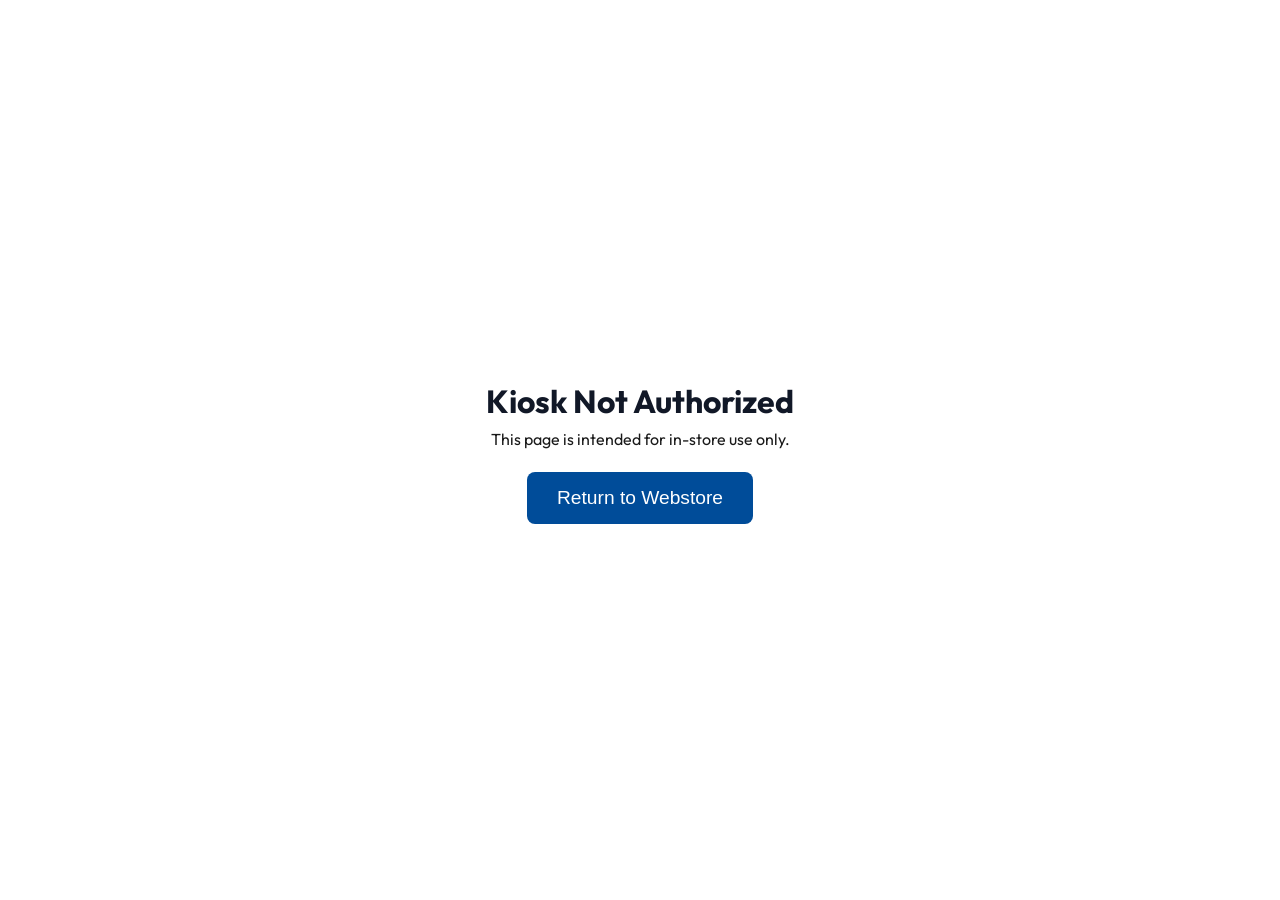
<file: a4-kiosk.html>
<!DOCTYPE html>
<html lang="en">
<head>
    <meta charset="UTF-8">
    <meta name="viewport" content="width=device-width, initial-scale=1.0, maximum-scale=1.0, user-scalable=no">
    <title>Hayyat Copy Paper Specialist</title>
    <link rel="stylesheet" href="a4-kiosk.css">
    <!-- Google Fonts for a premium feel -->
    <link href="https://fonts.googleapis.com/css2?family=Outfit:wght@300;400;600;700&family=Noto+Nastaliq+Urdu:wght@400;700&display=swap" rel="stylesheet">
</head>
<body>
    <!-- Auth Guard Overlay (Hidden by Default) -->
    <div id="kiosk-auth-overlay"
        style="display:none; position:fixed; top:0; left:0; width:100%; height:100%; background:white; z-index:9999; flex-direction:column; align-items:center; justify-content:center; text-align:center; padding:20px;">
        <h1 style="color:#111827;">Kiosk Not Authorized</h1>
        <p>This page is intended for in-store use only.</p>
        <button onclick="window.location.href='index.html'"
            style="margin-top:20px; padding:15px 30px; background:#004c99; color:white; border:none; border-radius:8px; font-size:1.2rem;">Return
            to Webstore</button>
    </div>


    <header class="kiosk-header">
        <div class="header-left">
            <button id="view-cart-btn" class="header-btn" onclick="toggleCart()">
                <span class="icon">🛒</span>
                <span id="cart-count-badge" class="badge">0</span>
            </button>
        </div>
        <div class="header-center">
            <div class="logo">Hayyat <span>Copy Paper</span></div>
        </div>
        <div class="header-right">
            <div id="current-time" class="kiosk-time">00:00</div>
        </div>
    </header>

    <main id="app-container">

        <!-- Loading State -->
        <div id="loading-indicator" class="loading-state">
            <div class="spinner"></div>
            <p>Loading the best paper for you...</p>
        </div>

        <!-- Copy Paper Product Container -->
        <div id="product-list" class="copy-paper-container" style="display: none;">
            <!-- A4 and F4 Cards will be injected here -->
        </div>
    </main>

    <!-- FULL-SCREEN KIOSK CART OVERLAY -->
    <div id="cart-container" class="kiosk-cart-overlay">
        <div class="kiosk-cart-header">
            <h3>Your Kiosk Order</h3>
            <button class="kiosk-cart-close" onclick="toggleCart()">✕</button>
        </div>
        
        <div id="cart-items" class="kiosk-cart-content">
            <!-- Items injected by JS -->
        </div>

        <div class="kiosk-cart-footer">
            <div class="kiosk-total-centered">
                Total: <span id="cart-total">Rs 0 (0 KG)</span>
            </div>
            <button class="kiosk-proceed-btn" onclick="openCheckout()">Proceed to Order</button>
        </div>
    </div>

    <!-- CHECKOUT MODAL -->
    <div id="checkout-modal" class="kiosk-modal">
        <div class="kiosk-modal-content">
            <div class="checkout-header">
                <h3>Checkout Details</h3>
                <button class="checkout-close-btn" onclick="closeCheckout()">✕</button>
            </div>

            <div class="checkout-two-column kiosk-checkout-grid">

                <!-- LEFT COLUMN: Customer Inputs -->
                <div class="checkout-left">
                    <div class="input-group">
                        <label for="cust-name">Full Name *</label>
                        <input id="cust-name" class="kiosk-input" placeholder="Enter your full name" required>
                    </div>

                    <div class="input-group">
                        <label for="cust-phone">Phone Number *</label>
                        <input type="tel" inputmode="numeric" pattern="[0-9]*" id="cust-phone" class="kiosk-input"
                            placeholder="Enter your phone number" required>
                    </div>

                    <div class="input-group">
                        <label for="cust-email">Email Address (Optional)</label>
                        <input id="cust-email" class="kiosk-input" placeholder="Enter your email" type="email">
                    </div>

                    <h3 style="margin-bottom:15px; margin-top:20px;">Shipping Method</h3>
                    <div class="shipping-options kiosk-options">
                        <label id="label-shipping-self" class="shipping-option-btn active" onclick="updateShipping('self')">
                            <input type="radio" id="shipping-self" name="shipping" value="self" checked>
                            <div>Self Pickup</div>
                            <span>FREE</span>
                        </label>
                        <label id="label-shipping-open" class="shipping-option-btn" onclick="updateShipping('open')">
                            <input type="radio" name="shipping" value="open">
                            <div>Delivery - Open</div>
                            <span>Min Rs 350</span>
                        </label>
                        <label id="label-shipping-bundle" class="shipping-option-btn" onclick="updateShipping('bundle')">
                            <input type="radio" name="shipping" value="bundle">
                            <div>Delivery - Bundle</div>
                            <span>Only for Adda</span>
                        </label>
                    </div>

                    <h3 style="margin-bottom:15px; margin-top:25px;">Payment Method</h3>
                    <div class="payment-options kiosk-options">
                        <label id="label-shop" class="payment-option-btn active" onclick="selectPaymentMethod('shop')">
                            <input type="radio" id="pay-shop" name="payment" value="shop" checked>
                            <div>Pay at Shop</div>
                            <span>Pay when collecting</span>
                        </label>
                        <label id="label-bank" class="payment-option-btn" onclick="selectPaymentMethod('bank')">
                            <input type="radio" id="pay-bank" name="payment" value="bank">
                            <div>Bank Transfer</div>
                            <span>Details via WhatsApp</span>
                        </label>
                    </div>

                    <div id="delivery-address-container" style="display:none; margin-top:20px;">
                        <div class="input-group">
                            <label for="delivery-address">Delivery Address *</label>
                            <textarea id="delivery-address" class="kiosk-input"
                                style="height:auto !important; padding:15px !important;"
                                placeholder="Enter full delivery address" rows="3"></textarea>
                        </div>
                    </div>
                </div> <!-- END LEFT COLUMN -->

                <!-- RIGHT COLUMN: Order Summary & Buttons -->
                <div class="checkout-right">
                    <div class="kiosk-summary-box">
                        <h3>Order Summary</h3>
                        <div class="summary-line"><span id="check-subtotal-label">Subtotal (0 items)</span><span id="check-subtotal">Rs 0</span></div>
                        <div class="summary-line"><span>Shipping</span><span id="check-shipping">FREE</span></div>
                        <div class="summary-line"><span>Total Weight</span><span id="check-weight">0 KG</span></div>
                        <div class="summary-line total"><span>Total</span><span id="check-total">Rs 0</span></div>

                        <div class="checkout-items-list">
                            <h4>Items in Cart:</h4>
                            <div id="check-items-list"></div>
                        </div>
                    </div>

                    <button onclick="placeOrder()" class="kiosk-place-order-btn">
                        🖨️ Finish & Print Receipt
                    </button>

                    <button onclick="closeCheckout()" class="kiosk-cancel-btn"
                        style="width:100%; margin-top:15px;">
                        Cancel
                    </button>
                </div> <!-- END RIGHT COLUMN -->

            </div> <!-- END checkout-two-column -->
        </div>
    </div>

    <!-- SUCCESS MODAL -->
    <div id="success-modal" class="kiosk-modal" style="display:none;">
        <div class="kiosk-modal-content" style="text-align:center; padding:50px;">
            <div style="font-size: 80px; color: #2ecc71; margin-bottom: 20px;">✅</div>
            <h2 style="font-size: 2.5rem; color: #2c3e50; margin-bottom: 15px;">Order Successful!</h2>
            <p style="font-size: 1.2rem; color: #6b7280; margin-bottom: 30px;">
                Your Order ID is: <strong id="success-order-id" style="color: #ff8400;">HAYYAT-A4-...</strong>
            </p>
            <p style="margin-bottom: 40px; color: #34495e;">Please take your printed receipt and show it at the counter for payment.</p>
            <button onclick="location.reload()" style="width:100%; height:70px; background:#2ecc71; color:white; border:none; border-radius:12px; font-size:1.5rem; font-weight:700; cursor:pointer;">
                Finish &amp; Clear Screen
            </button>
        </div>
    </div>

    <!-- PRINT SECTION (Matches kiosk.html design) -->
    <div id="print-section" class="print-only">
        <div class="invoice-box">
            <div class="header"
                style="text-align: center; margin-bottom: 5px; padding-bottom: 3px; border-bottom: 2px solid #2c3e50;">
                <h1 style="color: #2c3e50; font-size: 16px; margin-bottom: 2px; letter-spacing: 2px; font-weight: 800;">
                    ESTIMATE ONLY</h1>
                <div class="order-id" id="print-order-id"
                    style="background: #ff8400; color: white; padding: 2px 10px; border-radius: 50px; display: inline-block; font-weight: bold; font-size: 12px; margin-top: 2px; letter-spacing: 0.5px;">
                    HAYYAT-LOADING...
                </div>
            </div>

            <div class="customer-section"
                style="background: #f8f9fa; padding: 5px 10px; border-radius: 8px; margin-bottom: 5px; border-left: 4px solid #2c3e50;">
                <h3 style="color: #2c3e50; margin-bottom: 2px; font-size: 0.85rem;">CUSTOMER INFORMATION</h3>
                <div class="info-grid"
                    style="display: grid; grid-template-columns: repeat(2, 1fr); gap: 2px 10px; margin-top: 5px;">
                    <div class="info-item">
                        <div class="info-label" style="font-weight: 600; color: #2c3e50; font-size: 11px;">NAME</div>
                        <div class="info-value" id="print-name"
                            style="color: #34495e; font-weight: 700; font-size: 13px; padding: 0;">N/A</div>
                    </div>
                    <div class="info-item">
                        <div class="info-label" style="font-weight: 600; color: #2c3e50; font-size: 11px;">PHONE</div>
                        <div class="info-value" id="print-phone"
                            style="color: #34495e; font-weight: 700; font-size: 13px; padding: 0;">N/A</div>
                    </div>
                    <div class="info-item">
                        <div class="info-label" style="font-weight: 600; color: #2c3e50; font-size: 11px;">PAYMENT</div>
                        <div class="info-value" id="print-payment"
                            style="color: #34495e; font-weight: 700; font-size: 13px; padding: 0;">N/A</div>
                    </div>
                    <div class="info-item">
                        <div class="info-label" style="font-weight: 600; color: #2c3e50; font-size: 11px;">SHIPPING</div>
                        <div class="info-value" id="print-shipping"
                            style="color: #34495e; font-weight: 700; font-size: 13px; padding: 0;">N/A</div>
                    </div>
                    <div class="info-item">
                        <div class="info-label" style="font-weight: 600; color: #2c3e50; font-size: 11px;">DATE</div>
                        <div class="info-value" id="print-date"
                            style="color: #34495e; font-weight: 700; font-size: 13px; padding: 0;">N/A</div>
                    </div>
                    <div class="info-item" id="print-address-row" style="grid-column: 1 / -1; display: none;">
                        <div class="info-label" style="font-weight: 600; color: #2c3e50; font-size: 11px;">DELIVERY ADDRESS</div>
                        <div class="info-value" id="print-address"
                            style="color: #34495e; font-weight: 700; font-size: 11px; padding: 0; line-height: 1.2;">N/A</div>
                    </div>
                </div>
            </div>

            <h3 style="color: #2c3e50; margin-top: 10px; margin-bottom: 5px; font-size: 0.9rem;">ORDER ITEMS</h3>
            <table class="items-table" style="width: 100%; border-collapse: collapse; margin: 5px 0; font-size: 12px;">
                <thead>
                    <tr style="background: #2c3e50; color: white;">
                        <th style="padding: 6px 8px; text-align: left;">PRODUCT</th>
                        <th style="padding: 6px 8px; text-align: left;">QTY</th>
                        <th style="padding: 6px 8px; text-align: left;">PRICE</th>
                        <th style="padding: 6px 8px; text-align: left;">RATE/KG</th>
                        <th style="padding: 6px 8px; text-align: left;">TOTAL</th>
                    </tr>
                </thead>
                <tbody id="print-items-body">
                    <!-- Items will be injected here -->
                </tbody>
            </table>

            <div class="price-summary"
                style="background: #2c3e50; color: white; padding: 10px 15px; border-radius: 12px; margin-top: 15px;">
                <div class="summary-row"
                    style="display: flex; justify-content: space-between; padding: 5px 0; border-bottom: 1px solid rgba(255,255,255,0.1);">
                    <div class="summary-label" style="font-size: 14px; opacity: 0.9;">Items Total</div>
                    <div class="summary-value" id="print-subtotal" style="font-size: 14px; font-weight: 700;">Rs 0</div>
                </div>
                <div class="summary-row" id="print-delivery-row"
                    style="display: none; justify-content: space-between; padding: 5px 0; border-bottom: 1px solid rgba(255,255,255,0.1);">
                    <div class="summary-label" style="font-size: 14px; opacity: 0.9;">Delivery Charges</div>
                    <div class="summary-value" id="print-delivery-charges" style="font-size: 14px; font-weight: 700;">Rs 0</div>
                </div>
                <div class="summary-row"
                    style="display: flex; justify-content: space-between; padding: 5px 0; margin-top: 5px;">
                    <div class="summary-label" style="font-size: 18px; font-weight: 900; color: #f1c40f;">GRAND TOTAL</div>
                    <div class="summary-value" id="print-total-amount"
                        style="font-size: 18px; font-weight: 900; color: #f1c40f;">Rs 0</div>
                </div>
            </div>

            <!-- Urdu Policy Note -->
            <div style="margin-top: 12px; padding: 10px 12px; border: 2px solid #c0392b; border-radius: 8px; text-align: right; direction: rtl;">
                <p style="margin: 0; font-size: 16px; font-weight: 900; color: #c0392b; font-family: 'Noto Nastaliq Urdu', serif; line-height: 1.8;"><strong>نوٹ: کٹا ہوا یا چھپا ہوا مال واپس یا تبدیل نہی ہوگا</strong></p>
            </div>
        </div>
    </div>

    <!-- Scripts -->
    <script src="a4-kiosk.js"></script>
</body>
</html>
</file>
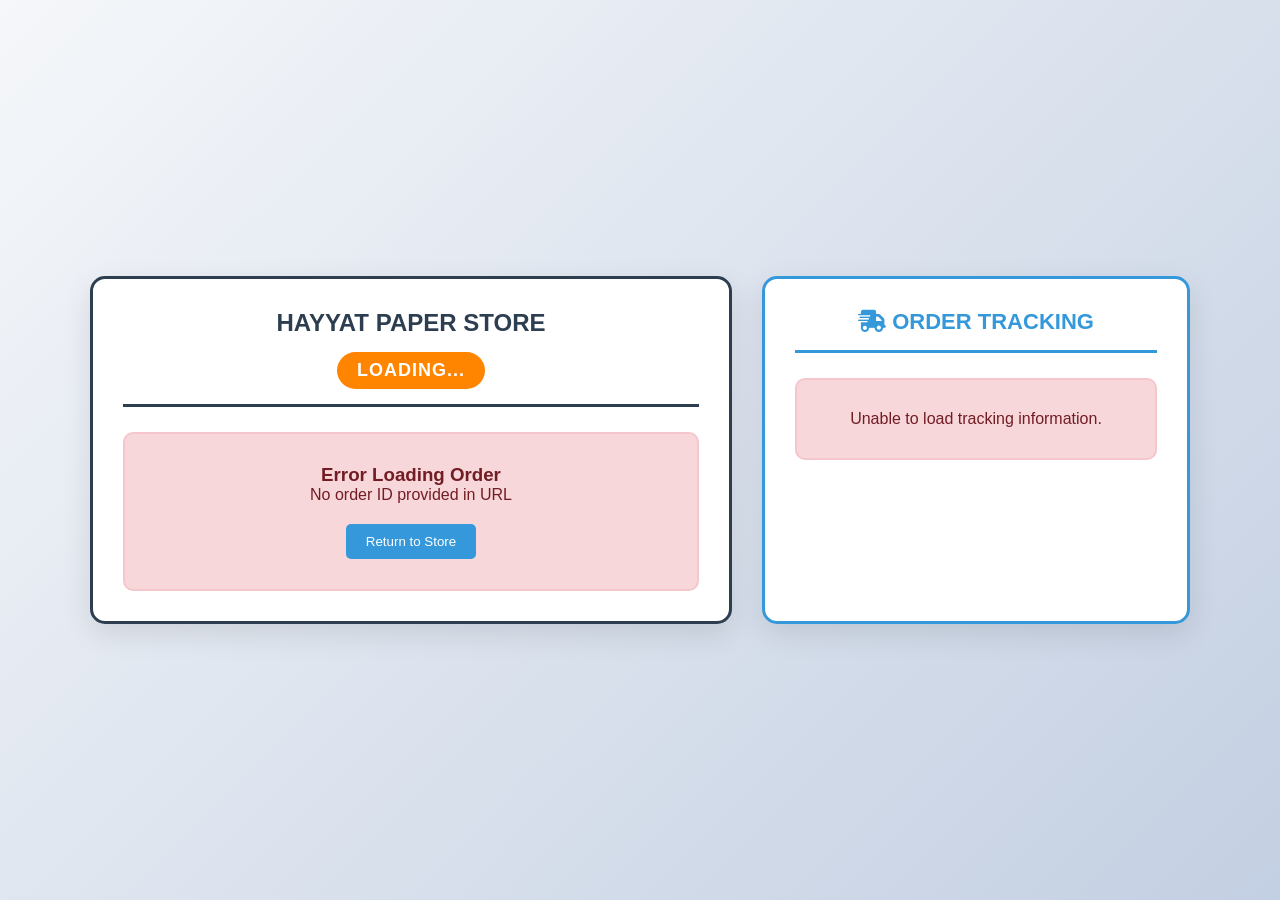
<file: order.html>
<!DOCTYPE html>
<html lang="en">
<head>
    <meta charset="UTF-8">
    <meta name="viewport" content="width=device-width, initial-scale=1.0">
    <title>Hayyat Paper Store - Order Verification</title>
    <style>
        * {
            box-sizing: border-box;
            margin: 0;
            padding: 0;
            font-family: 'Segoe UI', Tahoma, Geneva, Verdana, sans-serif;
        }
        
        body {
            background: linear-gradient(135deg, #f5f7fa 0%, #c3cfe2 100%);
            min-height: 100vh;
            padding: 20px;
            display: flex;
            justify-content: center;
            align-items: center;
        }
        
        .container {
            max-width: 1100px;
            width: 100%;
            display: grid;
            grid-template-columns: 1.2fr 0.8fr;
            gap: 30px;
        }
        
        @media (max-width: 768px) {
            .container {
                grid-template-columns: 1fr;
                gap: 20px;
            }
        }
        
        .invoice-box {
            background: white;
            border-radius: 15px;
            padding: 30px;
            box-shadow: 0 10px 30px rgba(0,0,0,0.1);
            border: 3px solid #2c3e50;
        }
        
        .tracking-box {
            background: white;
            border-radius: 15px;
            padding: 30px;
            box-shadow: 0 10px 30px rgba(0,0,0,0.1);
            border: 3px solid #3498db;
        }
        
        .header {
            text-align: center;
            margin-bottom: 25px;
            padding-bottom: 15px;
            border-bottom: 3px solid #2c3e50;
        }
        
        .header h1 {
            color: #2c3e50;
            font-size: 24px;
            margin-bottom: 5px;
        }
        
        .order-id {
            background: #ff8400;
            color: white;
            padding: 8px 20px;
            border-radius: 50px;
            display: inline-block;
            font-weight: bold;
            font-size: 18px;
            margin-top: 10px;
            letter-spacing: 1px;
        }
        
        /* Customer Info Section */
        .customer-section {
            background: #f8f9fa;
            padding: 20px;
            border-radius: 10px;
            margin-bottom: 25px;
            border-left: 5px solid #2c3e50;
        }
        
        .info-grid {
            display: grid;
            grid-template-columns: repeat(2, 1fr);
            gap: 15px;
            margin-top: 15px;
        }
        
        @media (max-width: 480px) {
            .info-grid {
                grid-template-columns: 1fr;
            }
        }
        
        .info-item {
            display: flex;
            flex-direction: column;
        }
        
        .info-label {
            font-weight: 600;
            color: #2c3e50;
            font-size: 14px;
            margin-bottom: 5px;
            display: flex;
            align-items: center;
            gap: 8px;
        }
        
        .info-label i {
            color: #3498db;
        }
        
        .info-value {
            color: #34495e;
            font-weight: 700;
            font-size: 16px;
            padding: 8px 0;
        }
        
        /* Items Table */
        .items-table {
            width: 100%;
            border-collapse: collapse;
            margin: 25px 0;
            box-shadow: 0 3px 10px rgba(0,0,0,0.05);
        }
        
        .items-table th {
            background: #2c3e50;
            color: white;
            padding: 14px 12px;
            text-align: left;
            font-weight: 600;
            font-size: 15px;
        }
        
        .items-table td {
            padding: 14px 12px;
            border-bottom: 1px solid #eee;
            font-size: 14px;
        }
        
        .items-table tr:nth-child(even) {
            background: #f8f9fa;
        }
        
        .items-table tr:hover {
            background: #e3f2fd;
        }
        
        .product-cell {
            font-weight: 700;
            color: #2c3e50;
        }
        
        .specs {
            font-size: 13px;
            color: #666;
            margin-top: 4px;
        }
        
        /* Price Summary */
        .price-summary {
            background: #2c3e50;
            color: white;
            padding: 25px;
            border-radius: 12px;
            margin-top: 25px;
        }
        
        .summary-row {
            display: flex;
            justify-content: space-between;
            padding: 12px 0;
            border-bottom: 1px solid rgba(255,255,255,0.1);
        }
        
        .summary-row:last-child {
            border-bottom: none;
        }
        
        .summary-label {
            font-size: 16px;
            opacity: 0.9;
        }
        
        .summary-value {
            font-size: 16px;
            font-weight: 700;
        }
        
        .grand-total {
            font-size: 22px;
            font-weight: 900;
            color: #f1c40f;
            margin-top: 10px;
        }
        
        /* Warning */
        .warning {
            background: #fff3cd;
            border: 2px solid #ffeaa7;
            border-radius: 10px;
            padding: 15px;
            text-align: center;
            margin-top: 25px;
            font-size: 14px;
            color: #856404;
            font-weight: 600;
        }
        
        /* Tracking Section */
        .tracking-header {
            text-align: center;
            margin-bottom: 25px;
            padding-bottom: 15px;
            border-bottom: 3px solid #3498db;
        }
        
        .tracking-header h2 {
            color: #3498db;
            font-size: 22px;
        }
        
        .status-badge {
            display: inline-block;
            padding: 8px 20px;
            background: #e74c3c;
            color: white;
            border-radius: 50px;
            font-weight: 700;
            font-size: 16px;
            margin-bottom: 25px;
            text-align: center;
            width: 100%;
        }
        
        .status-received { background: #3498db; }
        .status-paid { background: #9b59b6; }
        .status-delivered { background: #2ecc71; }
        
        .steps-container {
            position: relative;
            padding: 20px 0 0 40px;
        }
        
        .step {
            display: flex;
            align-items: center;
            margin-bottom: 35px;
            position: relative;
        }
        
        .step-icon {
            position: absolute;
            left: -40px;
            width: 50px;
            height: 50px;
            border-radius: 50%;
            display: flex;
            align-items: center;
            justify-content: center;
            font-size: 20px;
            font-weight: bold;
            z-index: 2;
            border: 4px solid white;
            box-shadow: 0 3px 10px rgba(0,0,0,0.1);
        }
        
        .step.active .step-icon {
            background: #27ae60;
            color: white;
        }
        
        .step.completed .step-icon {
            background: #2ecc71;
            color: white;
        }
        
        .step.inactive .step-icon {
            background: #ecf0f1;
            color: #95a5a6;
        }
        
        .step.completed .step-icon::after {
            content: '✓';
        }
        
        .step-content {
            background: #f8f9fa;
            padding: 18px;
            border-radius: 10px;
            flex: 1;
            border-left: 4px solid #ddd;
        }
        
        .step.active .step-content {
            border-left-color: #27ae60;
            background: #e8f6ef;
        }
        
        .step.completed .step-content {
            border-left-color: #2ecc71;
            background: #e8f6ef;
        }
        
        .step-title {
            font-weight: bold;
            color: #2c3e50;
            margin-bottom: 5px;
            font-size: 16px;
        }
        
        .step.active .step-title {
            color: #27ae60;
        }
        
        .step.completed .step-title {
            color: #2ecc71;
        }
        
        .step-desc {
            color: #7f8c8d;
            font-size: 14px;
            line-height: 1.4;
        }
        
        /* Order Info */
        .order-info {
            margin-top: 30px;
            padding: 20px;
            background: #f8f9fa;
            border-radius: 10px;
        }
        
        .order-info-row {
            display: flex;
            justify-content: space-between;
            margin-bottom: 12px;
            padding-bottom: 12px;
            border-bottom: 1px dashed #ddd;
        }
        
        .order-info-label {
            font-weight: 600;
            color: #2c3e50;
        }
        
        .order-info-value {
            color: #34495e;
            font-weight: 700;
        }
        
        /* Loading */
        .loading {
            text-align: center;
            padding: 50px;
            color: #7f8c8d;
        }
        
        .loading-spinner {
            border: 5px solid #f3f3f3;
            border-top: 5px solid #3498db;
            border-radius: 50%;
            width: 50px;
            height: 50px;
            animation: spin 1s linear infinite;
            margin: 0 auto 20px;
        }
        
        @keyframes spin {
            0% { transform: rotate(0deg); }
            100% { transform: rotate(360deg); }
        }
        
        /* Error */
        .error {
            background: #f8d7da;
            border: 2px solid #f5c6cb;
            border-radius: 10px;
            padding: 30px;
            text-align: center;
            color: #721c24;
        }
        
        .whatsapp-btn {
            display: block;
            width: 100%;
            background: #25D366;
            color: white;
            text-align: center;
            padding: 15px;
            border-radius: 10px;
            text-decoration: none;
            font-weight: bold;
            font-size: 16px;
            margin-top: 20px;
            transition: background 0.3s;
        }
        
        .whatsapp-btn:hover {
            background: #1DA851;
        }
    </style>
    <link rel="stylesheet" href="https://cdnjs.cloudflare.com/ajax/libs/font-awesome/6.4.0/css/all.min.css">
</head>
<body>
    <div class="container">
        <!-- Invoice Section -->
        <div class="invoice-box">
            <div class="header">
                <h1>HAYYAT PAPER STORE</h1>
                <div class="order-id" id="orderId">LOADING...</div>
            </div>
            
            <div id="invoiceContent">
                <div class="loading">
                    <div class="loading-spinner"></div>
                    <p>Loading order details...</p>
                </div>
            </div>
        </div>
        
        <!-- Tracking Section -->
        <div class="tracking-box">
            <div class="tracking-header">
                <h2><i class="fas fa-shipping-fast"></i> ORDER TRACKING</h2>
            </div>
            
            <div id="trackingContent">
                <div class="loading">
                    <div class="loading-spinner"></div>
                    <p>Loading tracking information...</p>
                </div>
            </div>
        </div>
    </div>

    <script>
        // API URL
        const API_URL = 'https://script.google.com/macros/s/AKfycbysHbzMzacuCiZp16PJO5Gnx8kN2asM2Te4yDavvSdXRUN2jfUwRvc-LCjRvKPGXbsG/exec';
        
        // Status mapping - 3 STAGES ONLY (matching Google Sheet)
        const STATUS_MAP = {
            'ORDER_RECEIVED': 1,        // Stage 1: Order Received
            'Payment Received': 2,      // Stage 2: Payment Verified
            'Delivered': 3              // Stage 3: Order Dispatched & Delivered
        };

        // ONLY 3 TRACKING STEPS (matching your Google Sheet statuses)
        const TRACKING_STEPS = [
            { 
                icon: 'fas fa-clipboard-check', 
                title: 'Order Received', 
                description: 'Order has been received and is being processed'
            },
            { 
                icon: 'fas fa-money-check-alt', 
                title: 'Payment Verified', 
                description: 'Payment has been received and verified'
            },
            { 
                icon: 'fas fa-shipping-fast', 
                title: 'Order Dispatched', 
                description: 'Order has been dispatched for delivery'
            }
            // "DELIVERED" will show as completed stage 3
        ];
        
        let currentOrder = null;
        let refreshInterval = null;
        
        // Get order ID from URL
        function getOrderIdFromURL() {
            const urlParams = new URLSearchParams(window.location.search);
            return urlParams.get('id');
        }
        
        // Format number with commas
        function formatNumber(num) {
            if (!num) return '0';
            return num.toString().replace(/\B(?=(\d{3})+(?!\d))/g, ",");
        }
        
        // Format date
        function formatDate(dateString) {
            if (!dateString) return 'N/A';
            try {
                const date = new Date(dateString);
                return date.toLocaleString('en-PK', {
                    year: 'numeric',
                    month: 'short',
                    day: 'numeric',
                    hour: '2-digit',
                    minute: '2-digit',
                    hour12: true
                });
            } catch (e) {
                return dateString;
            }
        }
        
        // Fetch order data
        async function fetchOrderData(orderId) {
            try {
                const response = await fetch(`${API_URL}?id=${orderId}`);
                if (!response.ok) throw new Error('Network error');
                
                const data = await response.json();
                
                if (data.error) {
                    throw new Error(data.error);
                }
                
                return data;
            } catch (error) {
                console.error('Fetch error:', error);
                throw error;
            }
        }
        
        // Render invoice content
        function renderInvoice(order) {
            const invoiceContent = document.getElementById('invoiceContent');
            
            // Build customer info
            let customerInfoHTML = `
                <div class="customer-section">
                    <h3 style="color: #2c3e50; margin-bottom: 15px;"><i class="fas fa-user-circle"></i> CUSTOMER INFORMATION</h3>
                    <div class="info-grid">
                        <div class="info-item">
                            <div class="info-label"><i class="fas fa-user"></i> NAME</div>
                            <div class="info-value">${order.customerName || 'N/A'}</div>
                        </div>
                        <div class="info-item">
                            <div class="info-label"><i class="fas fa-phone"></i> PHONE</div>
                            <div class="info-value">${order.customerPhone || 'N/A'}</div>
                        </div>
                        <div class="info-item">
                            <div class="info-label"><i class="fas fa-credit-card"></i> PAYMENT METHOD</div>
                            <div class="info-value">${order.paymentMethod || 'N/A'}</div>
                        </div>
                        <div class="info-item">
                            <div class="info-label"><i class="fas fa-truck"></i> SHIPPING METHOD</div>
                            <div class="info-value">${order.shippingMethod || 'N/A'}</div>
                        </div>
            `;
            
            // Add delivery address if exists
            if (order.deliveryAddress && order.deliveryAddress !== '' && order.deliveryAddress !== 'Not applicable') {
                customerInfoHTML += `
                        <div class="info-item" style="grid-column: 1 / -1;">
                            <div class="info-label"><i class="fas fa-map-marker-alt"></i> DELIVERY ADDRESS</div>
                            <div class="info-value">${order.deliveryAddress}</div>
                        </div>
                `;
            }
            
            customerInfoHTML += `</div></div>`;
            
            // Build items table
            let itemsHTML = '';
            let totalItems = 0;
            
            if (order.orderItems && order.orderItems.length > 0) {
                itemsHTML = `
                    <h3 style="color: #2c3e50; margin-top: 25px; margin-bottom: 15px;"><i class="fas fa-boxes"></i> ORDER ITEMS</h3>
                    <table class="items-table">
                        <thead>
                            <tr>
                                <th width="35%">PRODUCT</th>
                                <th width="10%">QTY</th>
                                <th width="15%">PRICE</th>
                                <th width="15%">RATE/KG</th>
                                <th width="15%">TOTAL</th>
                            </tr>
                        </thead>
                        <tbody>
                `;
                
                order.orderItems.forEach(item => {
                    totalItems += item.qty;
                    const itemWeight = Math.round(item.weight * item.qty);
                    const itemTotal = item.price * item.qty;
                    
                    itemsHTML += `
                        <tr>
                            <td class="product-cell">
                                ${item.name}
                                <div class="specs">${item.specs || ''}</div>
                            </td>
                            <td>${item.qty}</td>
                            <td>Rs ${formatNumber(item.price)}</td>
                            <td>Rs ${item.rate || 'N/A'}</td>
                            <td><strong>Rs ${formatNumber(itemTotal)}</strong></td>
                        </tr>
                    `;
                });
                
                itemsHTML += `</tbody></table>`;
            }
            
            // Build price summary
            const subtotal = order.totalAmount - (order.deliveryCharges || 0);
            
            let priceSummaryHTML = `
                <div class="price-summary">
                    <div class="summary-row">
                        <div class="summary-label">Items Total</div>
                        <div class="summary-value">Rs ${formatNumber(subtotal)}</div>
                    </div>
            `;
            
            if (order.deliveryCharges && order.deliveryCharges > 0) {
                priceSummaryHTML += `
                    <div class="summary-row">
                        <div class="summary-label">Delivery Charges</div>
                        <div class="summary-value">Rs ${formatNumber(order.deliveryCharges)}</div>
                    </div>
                `;
            }
            
            priceSummaryHTML += `
                    <div class="summary-row grand-total">
                        <div class="summary-label">GRAND TOTAL</div>
                        <div class="summary-value">Rs ${formatNumber(order.totalAmount || 0)}</div>
                    </div>
                </div>
            `;
            
            // Add warning
            const warningHTML = `
                <div class="warning">
                    <i class="fas fa-exclamation-triangle"></i> 
                    SYSTEM GENERATED INVOICE - DO NOT EDIT
                </div>
            `;
            
            // Combine all
            invoiceContent.innerHTML = customerInfoHTML + itemsHTML + priceSummaryHTML + warningHTML;
            
            // Update order ID
            document.getElementById('orderId').textContent = order.orderId;
        }
        
        // Render tracking content - SIMPLIFIED FOR 3 STAGES
        function renderTracking(order) {
            const trackingContent = document.getElementById('trackingContent');
            
            // Status badge
            let statusClass = 'status-received';
            if (order.status === 'Payment Received') statusClass = 'status-paid';
            else if (order.status === 'DELIVERED') statusClass = 'status-delivered';
            
            let trackingHTML = `
                <div class="status-badge ${statusClass}">${order.status}</div>
                <div class="steps-container">
            `;
            
            // Get current status index
            const currentStatusIndex = STATUS_MAP[order.status] || 1;
            
            // Render 3 tracking steps
            TRACKING_STEPS.forEach((step, index) => {
                const stepNumber = index + 1;
                let stepClass = 'inactive';
                
                if (stepNumber < currentStatusIndex) {
                    stepClass = 'completed';
                } else if (stepNumber === currentStatusIndex) {
                    stepClass = 'active';
                }
                
                // Special case for "Delivered" - all 3 steps completed
                if (order.status === 'Delivered' && stepNumber <= 3) {
                    stepClass = 'completed';
                }
                
                trackingHTML += `
                    <div class="step ${stepClass}">
                        <div class="step-icon">
                            <i class="${step.icon}"></i>
                        </div>
                        <div class="step-content">
                            <div class="step-title">${step.title}</div>
                            <div class="step-desc">${step.description}</div>
                        </div>
                    </div>
                `;
            });
            
            trackingHTML += `</div>`;
            
            // Order info
            const itemsCount = order.orderItems ? order.orderItems.reduce((sum, item) => sum + item.qty, 0) : 0;
            
            trackingHTML += `
                <div class="order-info">
                    <div class="order-info-row">
                        <div class="order-info-label">Order Date:</div>
                        <div class="order-info-value">${formatDate(order.timestamp)}</div>
                    </div>
                    <div class="order-info-row">
                        <div class="order-info-label">Last Updated:</div>
                        <div class="order-info-value">${formatDate(order.lastUpdated || order.timestamp)}</div>
                    </div>
                    <div class="order-info-row">
                        <div class="order-info-label">Items Count:</div>
                        <div class="order-info-value">${itemsCount}</div>
                    </div>
                </div>
            `;
            
            trackingContent.innerHTML = trackingHTML;
        }
        
        // Show error
        function showError(message) {
            const invoiceContent = document.getElementById('invoiceContent');
            const trackingContent = document.getElementById('trackingContent');
            
            invoiceContent.innerHTML = `
                <div class="error">
                    <h3>Error Loading Order</h3>
                    <p>${message}</p>
                    <button onclick="window.location.href='https://www.hayyatstore.com/'"  
                            style="margin-top: 20px; padding: 10px 20px; background: #3498db; color: white; border: none; border-radius: 5px; cursor: pointer;">
                        Return to Store
                    </button>
                </div>
            `;
            
            trackingContent.innerHTML = `
                <div class="error">
                    <p>Unable to load tracking information.</p>
                </div>
            `;
        }
        
        // Check for updates
        async function checkForUpdates(orderId) {
            try {
                const data = await fetchOrderData(orderId);
                
                if (data.status !== currentOrder.status) {
                    currentOrder = data;
                    renderTracking(data);
                    renderInvoice(data);
                    document.title = `📦 ${data.status} - Order ${orderId}`;
                }
            } catch (error) {
                console.log('Update check failed:', error);
            }
        }
        
        // Initialize page
        async function initPage() {
            const orderId = getOrderIdFromURL();
            
            if (!orderId) {
                showError('No order ID provided in URL');
                return;
            }
            
            try {
                const orderData = await fetchOrderData(orderId);
                currentOrder = orderData;
                
                // Render both sections
                renderInvoice(orderData);
                renderTracking(orderData);
                
                // Update page title
                document.title = `Order ${orderId} - Hayyat Paper Store`;
                
                // Start auto-refresh (every 30 seconds)
                refreshInterval = setInterval(() => {
                    checkForUpdates(orderId);
                }, 30000);
                
            } catch (error) {
                showError(error.message || 'Failed to load order details');
            }
        }
        
        // Start when page loads
        document.addEventListener('DOMContentLoaded', initPage);
        
        // Cleanup on page unload
        window.addEventListener('beforeunload', () => {
            if (refreshInterval) {
                clearInterval(refreshInterval);
            }
        });
    </script>
</body>
</html>
</file>
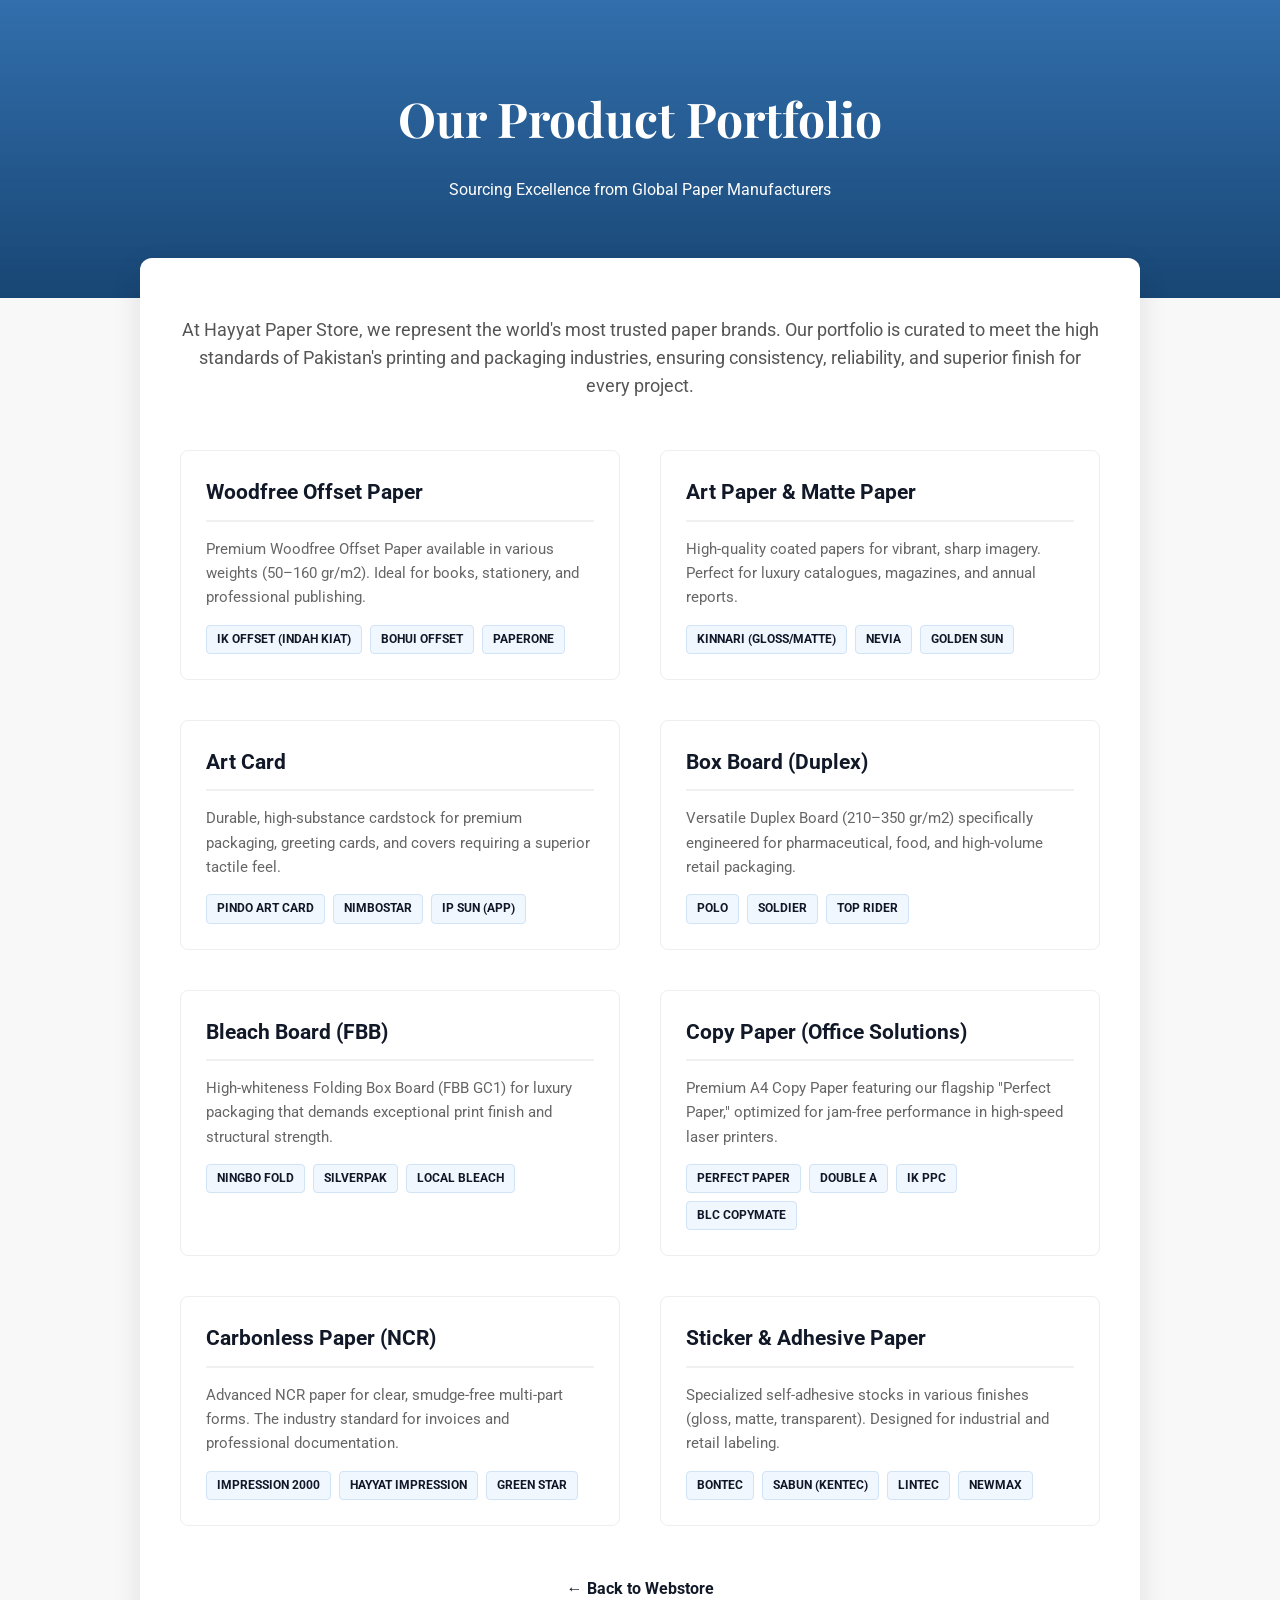
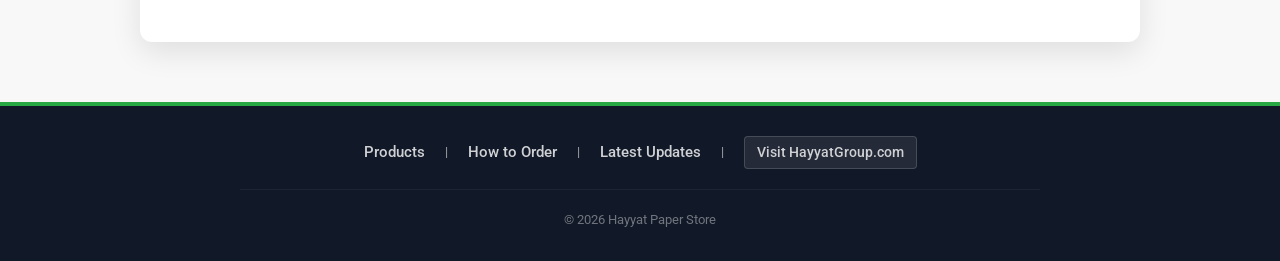
<file: product.html>
<!DOCTYPE html>
<html lang="en">

<head>
    <meta charset="UTF-8">
    <meta name="viewport" content="width=device-width, initial-scale=1.0">
    <title>Our Products - Hayyat Paper Store | Premium Paper & Brands</title>
    <meta name="description"
        content="Explore the full range of premium paper products at Hayyat Paper Store. From Woodfree Offset to Art Cards and Sticker Paper, featuring top global brands like IK Offset, Pindo, and Double A.">

    <link
        href="https://fonts.googleapis.com/css2?family=Roboto:wght@300;400;700&family=Playfair+Display:wght@400;700&display=swap"
        rel="stylesheet">
    <link rel="stylesheet" href="style.css">
    <style>
        .product-hero {
            background: linear-gradient(rgba(0, 76, 153, 0.8), rgba(0, 51, 102, 0.9)), url('https://images.unsplash.com/photo-1586075010923-2dd45e944d67?auto=format&fit=crop&q=80&w=1920') center/cover;
            color: white;
            padding: 80px 20px;
            text-align: center;
        }

        .product-hero h1 {
            font-family: 'Playfair Display', serif;
            font-size: 3rem;
            margin-bottom: 20px;
            color: #fff;
        }

        .product-page-container {
            max-width: 1000px;
            margin: -40px auto 60px;
            background: white;
            padding: 40px;
            border-radius: 12px;
            box-shadow: 0 10px 30px rgba(0, 0, 0, 0.1);
        }

        .product-intro-text {
            text-align: center;
            font-size: 1.1rem;
            color: #555;
            margin-bottom: 50px;
            line-height: 1.6;
        }

        .product-grid-detailed {
            display: grid;
            grid-template-columns: repeat(auto-fit, minmax(320px, 1fr));
            gap: 40px;
        }

        .product-item-box {
            border: 1px solid #eee;
            padding: 25px;
            border-radius: 8px;
            transition: all 0.3s;
            position: relative;
            overflow: hidden;
        }

        .product-item-box:hover {
            border-color: var(--secondary);
            box-shadow: 0 5px 15px rgba(0, 0, 0, 0.05);
            transform: translateY(-3px);
        }

        .product-item-box h3 {
            color: var(--primary);
            font-size: 1.3rem;
            margin-bottom: 12px;
            border-bottom: 2px solid #f0f0f0;
            padding-bottom: 10px;
        }

        .product-item-box p {
            font-size: 0.95rem;
            line-height: 1.6;
            color: #666;
            margin-bottom: 15px;
        }

        .brand-pills {
            display: flex;
            flex-wrap: wrap;
            gap: 8px;
        }

        .brand-pill {
            font-size: 0.75rem;
            background: #f0f7ff;
            color: var(--primary);
            padding: 4px 10px;
            border-radius: 4px;
            font-weight: 700;
            text-transform: uppercase;
            border: 1px solid #d0e3f7;
        }

        .back-to-home {
            display: block;
            text-align: center;
            margin-top: 50px;
            color: var(--primary);
            text-decoration: none;
            font-weight: 700;
        }

        .back-to-home:hover {
            text-decoration: underline;
        }

        @media (max-width: 600px) {
            .product-hero h1 {
                font-size: 2.2rem;
            }

            .product-page-container {
                padding: 30px 20px;
            }
        }
    </style>
</head>

<body>

    <header class="product-hero">
        <div class="header-content">
            <h1>Our Product Portfolio</h1>
            <p>Sourcing Excellence from Global Paper Manufacturers</p>
        </div>
    </header>

    <main class="product-page-container">
        <p class="product-intro-text">
            At Hayyat Paper Store, we represent the world's most trusted paper brands. Our portfolio is curated to meet
            the high standards of Pakistan's printing and packaging industries, ensuring consistency, reliability, and
            superior finish for every project.
        </p>

        <div class="product-grid-detailed">
            <!-- Woodfree -->
            <div class="product-item-box">
                <h3>Woodfree Offset Paper</h3>
                <p>Premium Woodfree Offset Paper available in various weights (50–160 gr/m2). Ideal for books,
                    stationery, and professional publishing.</p>
                <div class="brand-pills">
                    <span class="brand-pill">IK Offset (Indah Kiat)</span>
                    <span class="brand-pill">BOHUI Offset</span>
                    <span class="brand-pill">PaperOne</span>
                </div>
            </div>

            <!-- Art Paper -->
            <div class="product-item-box">
                <h3>Art Paper & Matte Paper</h3>
                <p>High-quality coated papers for vibrant, sharp imagery. Perfect for luxury catalogues, magazines, and
                    annual reports.</p>
                <div class="brand-pills">
                    <span class="brand-pill">KINNARI (Gloss/Matte)</span>
                    <span class="brand-pill">NEVIA</span>
                    <span class="brand-pill">GOLDEN SUN</span>
                </div>
            </div>

            <!-- Art Card -->
            <div class="product-item-box">
                <h3>Art Card</h3>
                <p>Durable, high-substance cardstock for premium packaging, greeting cards, and covers requiring a
                    superior tactile feel.</p>
                <div class="brand-pills">
                    <span class="brand-pill">PINDO Art Card</span>
                    <span class="brand-pill">NIMBOSTAR</span>
                    <span class="brand-pill">IP SUN (APP)</span>
                </div>
            </div>

            <!-- Box Board -->
            <div class="product-item-box">
                <h3>Box Board (Duplex)</h3>
                <p>Versatile Duplex Board (210–350 gr/m2) specifically engineered for pharmaceutical, food, and
                    high-volume retail packaging.</p>
                <div class="brand-pills">
                    <span class="brand-pill">POLO</span>
                    <span class="brand-pill">SOLDIER</span>
                    <span class="brand-pill">TOP RIDER</span>
                </div>
            </div>

            <!-- Bleach Board -->
            <div class="product-item-box">
                <h3>Bleach Board (FBB)</h3>
                <p>High-whiteness Folding Box Board (FBB GC1) for luxury packaging that demands exceptional print finish
                    and structural strength.</p>
                <div class="brand-pills">
                    <span class="brand-pill">NINGBO FOLD</span>
                    <span class="brand-pill">SilverPak</span>
                    <span class="brand-pill">Local Bleach</span>
                </div>
            </div>

            <!-- Copy Paper -->
            <div class="product-item-box">
                <h3>Copy Paper (Office Solutions)</h3>
                <p>Premium A4 Copy Paper featuring our flagship "Perfect Paper," optimized for jam-free performance in
                    high-speed laser printers.</p>
                <div class="brand-pills">
                    <span class="brand-pill">PERFECT PAPER</span>
                    <span class="brand-pill">DOUBLE A</span>
                    <span class="brand-pill">IK PPC</span>
                    <span class="brand-pill">BLC COPYMATE</span>
                </div>
            </div>

            <!-- Carbonless -->
            <div class="product-item-box">
                <h3>Carbonless Paper (NCR)</h3>
                <p>Advanced NCR paper for clear, smudge-free multi-part forms. The industry standard for invoices and
                    professional documentation.</p>
                <div class="brand-pills">
                    <span class="brand-pill">IMPRESSION 2000</span>
                    <span class="brand-pill">Hayyat IMPRESSION</span>
                    <span class="brand-pill">Green Star</span>
                </div>
            </div>

            <!-- Sticker Paper -->
            <div class="product-item-box">
                <h3>Sticker & Adhesive Paper</h3>
                <p>Specialized self-adhesive stocks in various finishes (gloss, matte, transparent). Designed for
                    industrial and retail labeling.</p>
                <div class="brand-pills">
                    <span class="brand-pill">BONTEC</span>
                    <span class="brand-pill">SABUN (KENTEC)</span>
                    <span class="brand-pill">LINTEC</span>
                    <span class="brand-pill">NEWMAX</span>
                </div>
            </div>
        </div>

        <a href="index.html" class="back-to-home">← Back to Webstore</a>
    </main>

    <!-- Footer -->
    <footer class="site-footer">
        <div class="footer-container">
            <div class="footer-links-row">
                <a href="product.html" class="footer-link">Products</a>
                <span class="footer-divider">|</span>
                <a href="https://youtube.com/shorts/rv6gqwF_-Lg?si=AgTEQ2RGs6Aaqkdf" class="footer-link"
                    target="_blank">How to Order</a>
                <span class="footer-divider">|</span>
                <a href="https://whatsapp.com/channel/0029Vb7Zi9ZGE56cYQFOPf0O" class="footer-link"
                    target="_blank">Latest Updates</a>
                <span class="footer-divider">|</span>
                <a href="https://hayyatgroup.com" target="_blank" class="footer-link group-visit-btn-footer">Visit HayyatGroup.com</a>
            </div>
            <div class="footer-bottom">
                <p>&copy; 2026 Hayyat Paper Store</p>
            </div>
        </div>
    </footer>

</body>

</html>
</file>
<file: a4-kiosk.css>
:root {
    --primary: #004c99;
    --primary-light: #0066cc;
    --secondary: #28a745;
    --accent: #ffc107;
    --dark: #1a1a1a;
    --light: #f8f9fa;
    --glass: rgba(255, 255, 255, 0.95);
    --shadow: 0 10px 30px rgba(0,0,0,0.1);
    --radius: 16px;
}

* {
    box-sizing: border-box;
    margin: 0;
    padding: 0;
    -webkit-tap-highlight-color: transparent;
}

body {
    font-family: 'Outfit', sans-serif;
    background: #f0f2f5;
    color: var(--dark);
    line-height: 1.6;
    overflow-x: hidden;
    user-select: none;
}

/* Header Styling */
.kiosk-header {
    background: var(--glass);
    backdrop-filter: blur(10px);
    height: 80px;
    display: flex;
    align-items: center;
    justify-content: space-between;
    padding: 0 30px;
    position: sticky;
    top: 0;
    z-index: 100;
    box-shadow: 0 2px 15px rgba(0,0,0,0.05);
}

.brand-name-display {
    font-size: 1.5rem;
    font-weight: 800;
    color: var(--primary);
    margin-top: 10px;
    text-transform: uppercase;
    letter-spacing: 1px;
}

.logo {
    font-size: 1.8rem;
    font-weight: 700;
    color: var(--primary);
    text-transform: uppercase;
    letter-spacing: 1px;
}

.logo span {
    color: var(--dark);
    font-weight: 400;
}

.header-btn {
    background: var(--primary);
    color: white;
    border: none;
    padding: 12px 20px;
    border-radius: 30px;
    font-size: 1.1rem;
    display: flex;
    align-items: center;
    gap: 10px;
    cursor: pointer;
    transition: transform 0.2s;
    position: relative;
}

.header-btn .badge {
    background: var(--accent);
    color: var(--dark);
    font-size: 0.8rem;
    font-weight: 700;
    width: 24px;
    height: 24px;
    border-radius: 50%;
    display: flex;
    align-items: center;
    justify-content: center;
    position: absolute;
    top: -5px;
    right: -5px;
    border: 2px solid white;
}

/* Selection Stage (A4 vs F4) */
.selection-stage {
    display: flex !important;
    flex-direction: row !important; /* Force side-by-side */
    flex-wrap: nowrap !important;
    justify-content: center;
    gap: 60px;
    padding: 40px 20px;
    min-height: 70vh;
    align-items: center;
    width: 100%;
}

.selection-tile {
    flex: 0 0 380px; /* Slightly wider */
    height: 520px; /* Slightly taller */
    background: white;
    border-radius: 30px;
    box-shadow: 0 20px 40px rgba(0,0,0,0.08);
    display: flex;
    flex-direction: column;
    align-items: center;
    justify-content: center;
    cursor: pointer;
    transition: 0.4s cubic-bezier(0.175, 0.885, 0.32, 1.275);
    position: relative;
    overflow: hidden;
    border: 4px solid transparent;
}

.selection-tile.tile-a4 {
    background: #e3f2fd;
}

.selection-tile.tile-f4 {
    background: #fff9c4;
}

.selection-tile:hover, .selection-tile:active {
    transform: translateY(-10px) scale(1.02);
    border-color: var(--primary);
}

.selection-tile .tile-icon {
    font-size: 8rem;
    margin-bottom: 20px;
    filter: drop-shadow(0 10px 10px rgba(0,0,0,0.1));
}

.selection-tile h2 {
    font-size: 3rem;
    font-weight: 800;
    color: var(--primary);
    margin-bottom: 10px;
}

.selection-tile p {
    font-size: 1.2rem;
    color: #666;
    font-weight: 500;
}

.selection-tile::after {
    content: "Select →";
    position: absolute;
    bottom: 30px;
    background: var(--primary);
    color: white;
    padding: 10px 25px;
    border-radius: 30px;
    font-weight: 700;
    opacity: 0;
    transform: translateY(20px);
    transition: 0.3s;
}

.selection-tile:hover::after, .selection-tile:active::after {
    opacity: 1;
    transform: translateY(0);
}

/* Back Button */
.back-btn-container {
    margin-bottom: 20px;
    display: flex;
    justify-content: center;
}

.btn-back {
    background: #e1e8f0;
    border: none;
    padding: 15px 35px;
    border-radius: 30px;
    font-weight: 700;
    font-size: 1.1rem;
    color: var(--primary);
    cursor: pointer;
    display: flex;
    align-items: center;
    gap: 8px;
    transition: 0.2s;
}

.btn-back:active {
    transform: translateX(-5px);
}

/* Main Container Adjustment */
#app-container {
    width: 100%;
    margin: 0;
    padding: 30px;
    display: flex;
    flex-direction: column;
    align-items: center;
}

#product-list {
    width: 100%;
    display: flex;
    flex-direction: column;
    align-items: center;
}

/* Search Area */
.top-controls {
    margin-bottom: 40px;
}

.search-wrapper {
    position: relative;
    max-width: 600px;
    margin: 0 auto;
}

.search-wrapper input {
    width: 100%;
    padding: 18px 25px;
    padding-right: 60px;
    border-radius: 40px;
    border: 2px solid transparent;
    background: white;
    box-shadow: var(--shadow);
    font-size: 1.2rem;
    outline: none;
    transition: 0.3s;
}

.search-wrapper input:focus {
    border-color: var(--primary);
}

.search-icon {
    position: absolute;
    right: 25px;
    top: 50%;
    transform: translateY(-50%);
    font-size: 1.4rem;
    opacity: 0.5;
}

/* Product Cards Container */
/* Product Cards Container (Grid for Selection) */
.copy-paper-container:not(.detail-view) {
    display: grid;
    grid-template-columns: repeat(auto-fit, minmax(450px, 1fr));
    gap: 30px;
    width: 100%;
    max-width: 1400px; /* Keep grid contained */
}

.copy-paper-container.detail-view {
    display: block;
    width: 100%;
    text-align: center;
    padding: 20px 0;
}

/* Side-by-side Layout for Detail View */
.detail-layout-wrapper {
    display: inline-flex; /* Shrink to fit content, then center via text-align */
    flex-wrap: nowrap;
    gap: 20px;
    align-items: stretch;
    max-width: 1350px;
    margin: 30px auto;
    text-align: left; /* Reset text align for content inside cards */
}

.standalone-image-box {
    flex: 0 1 450px;
    min-width: 300px;
    background: transparent;
    border-radius: 0;
    box-shadow: none;
    padding: 0;
    display: flex;
    flex-direction: column;
    align-items: center;
    justify-content: center;
}

.standalone-saver-box {
    flex: 0 0 350px;
    min-width: 350px;
    background: #fff9e6;
    border: 2px solid var(--accent);
    border-radius: var(--radius);
    box-shadow: var(--shadow);
    padding: 25px;
    display: flex;
    flex-direction: column;
    justify-content: center; /* Center content vertically */
}

.standalone-image-box img {
    width: 100%;
    height: auto;
    max-height: 550px; /* Larger to match typical card height */
    object-fit: contain;
    margin-bottom: 20px;
    filter: drop-shadow(0 20px 50px rgba(0,0,0,0.18));
}

.content-only-card {
    flex: 0 1 500px;
    min-width: 350px; /* Overrides min-width 0 but safe */
}

/* Redesigned Copy Paper Card */
.copy-paper-card {
    background: white;
    border-radius: var(--radius);
    overflow: hidden;
    box-shadow: var(--shadow);
    display: flex;
    flex-direction: column;
    animation: fadeIn 0.5s ease-out;
}

@keyframes fadeIn {
    from { opacity: 0; transform: translateY(20px); }
    to { opacity: 1; transform: translateY(0); }
}

.card-header {
    padding: 15px 20px;
    background: var(--primary);
    color: white;
    display: flex;
    justify-content: space-between;
    align-items: center;
}

.card-header h2 {
    font-size: 1.4rem;
    font-weight: 700;
}

.card-body {
    display: flex;
    padding: 15px 20px;
    gap: 20px;
    flex: 1;
}

.card-image-side {
    flex: 0 0 180px;
    text-align: center;
}

.card-image-side img {
    width: 100%;
    border-radius: 12px;
    box-shadow: 0 5px 15px rgba(0,0,0,0.1);
}

.card-content-side {
    flex: 1;
}

/* Variations Grid */
.variation-label {
    font-size: 0.9rem;
    font-weight: 600;
    margin-bottom: 6px;
    color: #666;
    display: block;
}

.variation-grid {
    display: grid;
    grid-template-columns: repeat(auto-fill, minmax(100px, 1fr));
    gap: 10px;
    margin-bottom: 20px;
}

.var-btn {
    padding: 12px 8px;
    border: 1px solid #ddd;
    background: white;
    border-radius: 10px;
    font-size: 0.95rem;
    font-weight: 600;
    cursor: pointer;
    transition: 0.2s;
    text-align: center;
    position: relative;
}

.var-btn.active {
    background: var(--primary);
    color: white;
    border-color: var(--primary);
}

.var-btn:active {
    transform: scale(0.95);
}

/* Comparison Box - The "Persuasive" Part */
.comparison-box {
    background: #fff9e6;
    border: 2px solid var(--accent);
    border-radius: var(--radius);
    padding: 25px;
    margin: 20px 0;
    display: none;
    flex-direction: column;
    align-items: center;
    transition: 0.3s;
}

.kiosk-pulse-active {
    animation: kiosk-saver-pulse 2s infinite !important;
}

@keyframes kiosk-saver-pulse {
    0% { transform: scale(1); box-shadow: 0 0 0 0 rgba(255, 193, 7, 0.4); border-color: var(--accent); }
    50% { transform: scale(1.02); box-shadow: 0 0 30px 10px rgba(255, 193, 7, 0.2); border-color: #ff8c00; }
    100% { transform: scale(1); box-shadow: 0 0 0 0 rgba(255, 193, 7, 0.4); border-color: var(--accent); }
}

.comp-header {
    font-weight: 700;
    font-size: 0.9rem;
    margin-bottom: 8px;
    color: #856404;
    display: flex;
    justify-content: space-between;
}

.comp-item {
    display: flex;
    align-items: center;
    justify-content: space-between;
    font-size: 1rem;
}

/* Glowing Border Light Effect */
.glowing-border-item {
    position: relative;
    padding: 20px 15px !important;
    background: white;
    border-radius: 16px !important;
    cursor: pointer;
    display: flex;
    justify-content: space-between;
    align-items: center;
    border: none !important;
    box-shadow: 0 10px 20px rgba(0,0,0,0.1);
    transition: 0.3s;
    direction: rtl;
    overflow: hidden;
    margin-bottom: 5px;
}

.glowing-border-item::before {
    content: '';
    position: absolute;
    top: -50%;
    left: -50%;
    width: 200%;
    height: 200%;
    background: conic-gradient(
        transparent, 
        var(--accent), 
        #ff8c00, 
        var(--accent), 
        transparent 30%
    );
    animation: rotate-border-light 3s linear infinite;
    z-index: 0;
}

.glowing-border-item::after {
    content: '';
    position: absolute;
    inset: 4px; /* Border thickness */
    background: white;
    border-radius: 12px;
    z-index: 1;
}

.glowing-border-item > * {
    position: relative;
    z-index: 2;
}

@keyframes rotate-border-light {
    from { transform: rotate(0deg); }
    to { transform: rotate(360deg); }
}

.glowing-border-item:active {
    transform: scale(0.98);
}

.comp-savings {
    background: var(--secondary);
    color: white;
    padding: 5px 12px;
    border-radius: 20px;
    font-size: 0.85rem;
    white-space: nowrap;
    flex-shrink: 0;
    font-weight: 700;
}

/* Pricing Section */
.price-section {
    margin: 20px 0 10px 0;
    padding: 15px;
    text-align: center;
    background: #f9f9f9;
    border: 1px solid #eee;
    border-radius: 12px;
}

.main-price {
    font-size: 2rem;
    font-weight: 800;
    color: var(--primary);
    display: block;
    margin-bottom: 2px;
}

.rate-per-kg {
    font-size: 0.9rem;
    color: #666;
    font-weight: 500;
}

/* Card Actions */
.card-actions {
    padding: 15px 20px;
    background: #fdfdfd;
    border-top: 1px solid #eee;
    display: flex;
    gap: 15px;
    align-items: center;
}

.qty-control {
    display: flex;
    align-items: center;
    background: #eee;
    border-radius: 30px;
    padding: 5px;
}

.qty-control input {
    width: 60px;
    text-align: center;
    border: none;
    background: transparent;
    font-size: 1.2rem;
    font-weight: 700;
}

.qty-btn {
    width: 40px;
    height: 40px;
    border-radius: 50%;
    border: none;
    background: white;
    font-size: 1.5rem;
    display: flex;
    align-items: center;
    justify-content: center;
    cursor: pointer;
}

.add-btn {
    flex: 1;
    background: var(--secondary);
    color: white;
    border: none;
    padding: 15px;
    border-radius: 30px;
    font-size: 1.2rem;
    font-weight: 700;
    cursor: pointer;
}

/* --- FULL-SCREEN KIOSK CART (IDENTICAL TO SCREENSHOT) --- */
.kiosk-cart-overlay {
    position: fixed;
    top: 0;
    left: 0;
    width: 100vw;
    height: 100vh;
    background: white;
    z-index: 10000;
    display: none;
    flex-direction: column;
    animation: slideInUp 0.3s ease-out;
}

@keyframes slideInUp {
    from { transform: translateY(100%); }
    to { transform: translateY(0); }
}

.kiosk-cart-overlay.active {
    display: flex;
}

.kiosk-cart-header {
    background: #1a1c23; /* Dark header matching screenshot */
    color: white;
    padding: 0 25px;
    height: 65px;
    display: flex;
    justify-content: space-between;
    align-items: center;
}

.kiosk-cart-header h3 {
    margin: 0;
    font-size: 1.3rem;
    font-weight: 700;
    letter-spacing: 0.5px;
}

.kiosk-cart-close {
    background: rgba(255,255,255,0.1);
    border: none;
    color: white;
    width: 40px;
    height: 40px;
    border-radius: 50%;
    font-size: 1.2rem;
    cursor: pointer;
}

.kiosk-cart-content {
    flex: 1;
    overflow-y: auto;
    padding: 20px;
    background: white;
}

/* Cart Item Layout (Matching Screenshot) */
.cart-item {
    position: relative;
    padding: 25px 0;
    border-bottom: 1px solid #f0f0f0;
    display: block !important; /* Stacked layout */
}

.cart-item-details h4 {
    font-size: 1.4rem;
    color: #333;
    margin: 0 0 5px 0;
    font-weight: 700;
}

.cart-item-details .specs {
    font-size: 0.95rem;
    color: #888;
    margin-bottom: 10px;
}

.cart-item-details .price-calc {
    font-size: 1.1rem;
    font-weight: 600;
    color: #444;
    margin-bottom: 5px;
}

.cart-item-details .weight-info {
    font-size: 0.9rem;
    color: #999;
    margin-bottom: 15px;
}

.cart-item-remove {
    position: absolute;
    top: 25px;
    right: 0;
    background: #dc3545; /* Red as in screenshot */
    color: white;
    border: none;
    padding: 8px 15px;
    border-radius: 6px;
    font-weight: 700;
    font-size: 0.85rem;
    cursor: pointer;
}

.cart-qty-controls {
    display: flex;
    align-items: center;
    gap: 12px;
}

.kiosk-cart-footer {
    border-top: 1px solid #eee;
}

.kiosk-total-centered {
    padding: 20px;
    text-align: center;
    font-size: 1.4rem;
    font-weight: 800;
    color: #1a1c23;
}

.kiosk-proceed-btn {
    width: 100%;
    padding: 20px;
    background: #1a1c23; /* Matching dark theme */
    color: white;
    border: none;
    font-size: 1.3rem;
    font-weight: 700;
    text-transform: uppercase;
    cursor: pointer;
    transition: 0.2s;
}

.kiosk-proceed-btn:active {
    background: #000;
}

/* Modals - Kiosk Style (copied from kiosk.css) */
.kiosk-modal {
    position: fixed;
    top: 0;
    left: 0;
    width: 100%;
    height: 100%;
    background: rgba(0,0,0,0.5);
    z-index: 100000 !important;
    display: none;
    align-items: center;
    justify-content: center;
}

.kiosk-modal-content {
    width: 90% !important;
    max-width: 1000px !important;
    border-radius: 24px !important;
    padding: 40px !important;
    background: white;
    animation: zoomIn 0.3s;
}

.checkout-header {
    display: flex;
    justify-content: space-between;
    align-items: center;
    margin-bottom: 25px;
    padding-bottom: 20px;
    border-bottom: 1px solid #e5e7eb;
}

.checkout-header h3 {
    font-size: 1.5rem;
    font-weight: 700;
    margin: 0;
}

.checkout-close-btn {
    background: none;
    border: none;
    font-size: 1.5rem;
    cursor: pointer;
    color: #6b7280;
    padding: 5px;
}

.input-group {
    margin-bottom: 20px;
}

.input-group label {
    display: block;
    margin-bottom: 8px;
    font-weight: 600;
    font-size: 0.95rem;
    color: #374151;
}

.kiosk-input {
    width: 100%;
    height: 60px;
    font-size: 1.1rem;
    padding: 0 20px;
    border-radius: 12px;
    border: 1.5px solid #d1d5db;
    font-family: inherit;
    box-sizing: border-box;
    transition: border-color 0.2s;
    background: white;
}

.kiosk-input:focus {
    outline: none;
    border-color: #2ecc71;
}

.kiosk-options {
    display: flex !important;
    flex-direction: column !important;
    gap: 12px !important;
}

.kiosk-options .shipping-option-btn,
.kiosk-options .payment-option-btn {
    height: 64px !important;
    padding: 15px 25px !important;
    font-size: 1rem !important;
    border-radius: 12px !important;
    display: flex !important;
    align-items: center !important;
    justify-content: space-between !important;
    border: 1.5px solid #d1d5db !important;
    background: white !important;
    cursor: pointer;
    transition: 0.2s;
}

.kiosk-options .shipping-option-btn.active,
.kiosk-options .payment-option-btn.active {
    border-color: #2ecc71 !important;
    background: #f0fdf4 !important;
    color: #16a34a !important;
}

.kiosk-options .shipping-option-btn div,
.kiosk-options .payment-option-btn div {
    font-weight: 600;
}

.kiosk-options .shipping-option-btn span,
.kiosk-options .payment-option-btn span {
    font-size: 0.9rem !important;
    opacity: 0.75;
}

.kiosk-options input[type="radio"] {
    display: none;
}

.kiosk-place-order-btn {
    width: 100%;
    height: 70px;
    background: #2ecc71;
    color: white;
    border: none;
    border-radius: 12px;
    font-size: 1.2rem;
    font-weight: 700;
    cursor: pointer;
    display: flex;
    align-items: center;
    justify-content: center;
    gap: 10px;
    margin-top: 20px;
}

.kiosk-cancel-btn {
    background: #6b7280;
    color: white;
    border: none;
    border-radius: 12px;
    font-size: 1rem;
    font-weight: 600;
    cursor: pointer;
    height: 55px;
}

/* Legacy modal-overlay (kept for success modal) */
.modal-overlay {
    position: fixed;
    top: 0;
    left: 0;
    width: 100%;
    height: 100%;
    background: rgba(0,0,0,0.7);
    z-index: 2000;
    display: none;
    align-items: center;
    justify-content: center;
}

.modal-overlay.active {
    display: flex;
}

.modal-content {
    background: rgba(255, 255, 255, 0.85) !important;
    backdrop-filter: blur(15px) !important;
    -webkit-backdrop-filter: blur(15px) !important;
    border: 1px solid rgba(255, 255, 255, 0.4) !important;
    box-shadow: 0 10px 30px rgba(0, 0, 0, 0.1) !important;
    background: white;
    width: 95%;
    max-width: 1000px;
    border-radius: var(--radius);
    padding: 0;
    overflow: hidden;
    animation: zoomIn 0.3s;
}

.checkout-two-column {
    display: flex;
    height: 75vh;
}

.checkout-left {
    flex: 1;
    padding: 30px;
    overflow-y: auto;
    border-right: 1px solid #eee;
    background: white;
}

.form-group {
    margin-bottom: 20px;
}

.form-group label {
    display: block;
    margin-bottom: 8px;
    font-weight: 600;
    font-size: 0.95rem;
    color: #333;
}

.form-group input, .form-group textarea {
    width: 100%;
    padding: 14px;
    border: 1px solid #ddd;
    border-radius: 8px;
    font-size: 1rem;
    font-family: inherit;
    box-sizing: border-box;
    transition: border-color 0.2s;
}

.form-group input:focus, .form-group textarea:focus {
    outline: none;
    border-color: #2ecc71;
}

.checkout-right {
    width: 380px;
    padding: 30px;
    background: #f4f5f7;
    display: flex;
    flex-direction: column;
    overflow-y: auto;
}

/* Shipping & Payment Options */
.shipping-options, .payment-options {
    display: flex;
    flex-direction: column;
    gap: 10px;
    margin: 10px 0 20px 0;
}

.shipping-option-btn, .payment-option-btn {
    display: flex;
    justify-content: space-between;
    align-items: center;
    padding: 15px 20px;
    border: 1px solid #ddd;
    border-radius: 8px;
    cursor: pointer;
    transition: 0.2s;
    background: white;
}

.shipping-option-btn.active, .payment-option-btn.active {
    border-color: #2ecc71;
    background: #f4fdf8;
    color: #2ecc71;
}

.shipping-option-btn div, .payment-option-btn span:first-child {
    font-weight: 600;
    font-size: 0.95rem;
}

.shipping-option-btn span:last-child, .payment-option-btn span:last-child {
    font-size: 0.8rem;
    opacity: 0.8;
}

/* Summary Box */
.kiosk-summary-box {
    background: transparent;
    padding: 0;
    box-shadow: none;
    margin-bottom: 20px;
}

.kiosk-summary-box h3 {
    margin: 0 0 20px 0;
    font-size: 1.1rem;
    font-weight: 700;
    border-bottom: 1px solid #ddd;
    padding-bottom: 10px;
}

.summary-line {
    display: flex;
    justify-content: space-between;
    margin-bottom: 12px;
    font-size: 0.95rem;
    color: #555;
}

.summary-line.total {
    margin-top: 15px;
    padding-top: 15px;
    border-top: 1px dashed #ccc;
    font-weight: 800;
    font-size: 1.2rem;
    color: #004c99;
}

.checkout-items-list {
    margin-top: 20px;
}

.checkout-items-list h4 {
    font-size: 0.9rem;
    color: #555;
    margin-bottom: 10px;
}

.check-item {
    font-size: 0.85rem;
    color: #666;
    margin-bottom: 8px;
    line-height: 1.3;
}

.kiosk-place-order-btn {
    width: 100%;
    padding: 18px;
    background: #2ecc71;
    color: white;
    border: none;
    border-radius: 8px;
    font-size: 1.1rem;
    font-weight: 700;
    margin-bottom: 10px;
    cursor: pointer;
    display: flex;
    align-items: center;
    justify-content: center;
    gap: 10px;
}

.kiosk-cancel-btn {
    width: 100%;
    padding: 15px;
    background: #6c757d;
    color: white;
    border: none;
    border-radius: 8px;
    font-size: 1rem;
    font-weight: 600;
    cursor: pointer;
}

/* Responsive */
@media (max-width: 768px) {
    .copy-paper-container {
        grid-template-columns: 1fr;
    }
    .cart-sidebar {
        width: 100%;
        right: -100%;
    }
    .detail-layout-wrapper {
        flex-direction: column;
    }
    .standalone-image-box {
        flex: auto;
    }
}

/* ===== PRINT STYLES ===== */
.print-only {
    display: none;
}

@media print {
    body > *:not(#print-section) {
        display: none !important;
    }

    #print-section {
        display: block !important;
    }

    .invoice-box {
        width: 100%;
        max-width: 100%;
        font-family: 'Outfit', sans-serif;
        font-size: 12px;
        color: #000;
    }
}
</file>
<file: style.css>
/* --- BASE & TYPOGRAPHY --- */
:root {
    --primary: #004c99;
    --primary-dark: #003366;
    --secondary: #28a745;
    --secondary-dark: #1f8b3b;
    --danger: #dc3545;
    --danger-dark: #b52a37;
    --light-gray: #f8f8f8;
    --medium-gray: #e0e0e0;
    --dark-gray: #6a6a6a;
    --text: #333;
    --text-light: #f8f8f8;
    --shadow: 0 4px 6px rgba(0, 0, 0, 0.1);
    --radius: 12px;
}

* {
    box-sizing: border-box;
}

body {
    font-family: 'Roboto', sans-serif;
    margin: 0;
    background-color: var(--light-gray);
    color: var(--text);
    line-height: 1.6;
    overflow-x: hidden;
    width: 100%;
}

html {
    overflow-x: hidden;
    width: 100%;
}

h1,
h2,
h3 {
    font-family: 'Roboto', serif;
    font-weight: 700;
    color: #212529;
    margin-top: 0;
    transition: color 0.3s ease;
}

h1:hover,
h2:hover,
h3:hover {
    color: #ff6b00;
    /* Added this block */
}

/* Option 3: Background highlight */
/* Option 3: Background highlight - Separate colors */
h1.highlight-bg {
    color: #ffffff;
    display: inline-block;
    padding: 0;
    margin: 0;
    font-size: 1.5rem;
    /* Reduced from 1.8rem */
}

h2.highlight-bg {
    background: linear-gradient(135deg, #076ead, #7b8587);
    color: #fdcb6e;
    display: inline-block;
    padding: 10px 20px;
    border-radius: 10px;
    box-shadow:
        0 3px 20px rgba(0, 0, 0, 0.2),
        0 2px 4px rgba(0, 0, 0, 0.1);
    font-weight: 1200;
    font-size: 1.1rem;
    letter-spacing: 0.1px;
    position: relative;
    transition: all 0.3s cubic-bezier(0.4, 0, 0.2, 1);
    border: 2px solid #636e72;
    margin: 15px 0px;
    min-width: 180px;
    text-align: center;
}

/* Accent line */
h2.highlight-bg::before {
    content: '';
    position: absolute;
    left: 0;
    top: 10%;
    height: 80%;
    width: 4px;
    background: linear-gradient(to bottom, #fdcb6e, #e17055);
    border-radius: 2px;
}

h2.highlight-bg:hover {
    transform: translateY(-3px);
    box-shadow:
        0 6px 25px rgba(0, 0, 0, 0.3),
        0 3px 8px rgba(0, 0, 0, 0.15);
    border-color: #fdcb6e;
    color: #fdcb6e;
}

/* Add subtle pulse animation */
@keyframes subtle-pulse {

    0%,
    100% {
        transform: scale(1);
    }

    50% {
        transform: scale(1.02);
    }
}

h2.highlight-bg {
    animation: subtle-pulse 3s ease-in-out infinite;
}

h3.highlight-bg {
    background-color: #2196F3;
    /* Blue for h3 */
    color: #ffffff;
    display: inline-block;
    padding: 4px 12px;
    border-radius: 6px;
    box-shadow: 0 2px 4px rgba(0, 0, 0, 0.2);
}

h1 {
    font-size: 1.8rem;
}

h2 {
    font-size: 1.8rem;
    margin-top: 25px;
}

h3 {
    font-size: 1.3rem;
}

/* --- HEADER --- */
.header {
    background-color: var(--primary);
    color: white;
    padding: 8px 15px;
    position: sticky;
    top: 0;
    z-index: 1500;
    box-shadow: var(--shadow);
    width: 100%;
}

.cart-bar-container {
    margin-top: 0;
    width: 100%;
    max-width: 600px;
    margin-left: auto;
    margin-right: auto;
}

#view-cart-btn.cart-pill {
    position: relative !important;
    top: auto !important;
    left: auto !important;
    bottom: auto !important;
    right: auto !important;
    width: 100% !important;
    height: 50px !important;
    background: var(--secondary) !important;
    border-radius: 8px !important;
    display: none;
    /* Controlled by JS */
    align-items: center;
    justify-content: center;
    gap: 10px;
    font-size: 1rem;
    box-shadow: 0 4px 10px rgba(0, 0, 0, 0.2);
    border: 2px solid rgba(255, 255, 255, 0.2) !important;
}

#view-cart-btn .cart-text {
    display: inline;
}

#view-cart-btn .cart-count {
    background: white;
    color: var(--secondary);
    border-radius: 50%;
    height: 24px;
    min-width: 24px;
    display: flex;
    align-items: center;
    justify-content: center;
    font-size: 0.85rem;
    padding: 0 6px;
    font-weight: bold;
}

@media (max-width: 600px) {
    .header {
        padding: 6px 10px;
        /* Further reduced */
    }

    h1.highlight-bg {
        font-size: 1.2rem;
        /* Even smaller on mobile */
    }

    .cart-bar-container {
        margin-top: 5px;
        /* Reduced */
    }

    #view-cart-btn.cart-pill {
        height: 40px !important;
        /* Reduced from 45px */
        font-size: 0.85rem;
    }

    .search-container input {
        padding: 10px 14px;
        /* Reduced padding */
        font-size: 0.9rem;
    }
}

/* --- CATEGORY DASHBOARD & FOCUS MODE --- */
.product-grid {
    display: grid;
    grid-template-columns: repeat(2, 1fr);
    gap: 15px;
    padding: 15px;
    max-width: 1200px;
    margin: 0 auto;
    transition: all 0.4s ease;
}

/* Dashboard Tile Style */
.category-section {
    background: white;
    border-radius: 12px;
    overflow: hidden;
    box-shadow: 0 4px 10px rgba(0, 0, 0, 0.08);
    transition: all 0.4s cubic-bezier(0.4, 0, 0.2, 1);
    cursor: pointer;
    border: 1px solid #eee;
    height: fit-content;
    display: flex;
    flex-direction: column;
    scroll-margin-top: 20px;
}

.category-header {
    padding: 20px 15px;
    margin: 0 !important;
    font-size: 1.1rem;
    text-align: center;
    background: linear-gradient(135deg, var(--primary), var(--primary-dark));
    color: white !important;
    display: flex;
    justify-content: center;
    align-items: center;
    gap: 10px;
    width: 100%;
    cursor: pointer;
    transition: background 0.3s;
}

.category-header::after {
    content: "→" !important;
    font-size: 1.2rem;
    transform: none !important;
    opacity: 0.7;
}

/* Focus Mode Transitions */
.product-list.focus-mode {
    grid-template-columns: 1fr;
    padding: 10px;
    gap: 0;
}

.category-section.hidden {
    display: none;
    opacity: 0;
    transform: scale(0.95);
}

.category-section.focused {
    grid-column: 1 / -1;
    width: 100%;
    border-radius: 0;
    box-shadow: none;
    border: none;
    background: transparent;
}

.category-section.focused .category-header {
    position: sticky;
    top: 0;
    z-index: 100;
    border-radius: 8px;
    margin-bottom: 20px !important;
    background: #333;
    /* Dark header when focused */
}

.category-section.focused .category-header::after {
    content: "✕" !important;
    /* Back button icon */
    font-weight: bold;
}

.category-section.focused .category-products {
    max-height: none !important;
    display: grid !important;
    grid-template-columns: repeat(auto-fill, minmax(280px, 1fr));
    gap: 20px;
    padding-bottom: 50px;
}

@media (max-width: 480px) {
    .product-grid {
        grid-template-columns: repeat(3, 1fr);
        /* Changed to 3 columns */
        gap: 8px;
        /* Slightly smaller gap */
        padding: 10px;
    }

    .category-header {
        font-size: 0.85rem;
        /* Smaller font for 3-col */
        padding: 12px 6px;
        flex-direction: column;
        gap: 4px;
    }

    .category-header::after {
        font-size: 1rem !important;
    }

    .category-section.focused .category-products {
        grid-template-columns: repeat(2, 1fr);
        gap: 10px;
    }

    .category-section.focused .category-header {
        font-size: 1.1rem;
        padding: 12px;
        flex-direction: row;
    }
}


.header-content {
    max-width: 1200px;
    margin: 0 auto;
    text-align: center;
}

.header p {
    font-weight: 300;
    font-size: 0.9rem;
    opacity: 0.9;
    margin-bottom: 5px;
}

/* --- LOADING INDICATOR --- */
.loading {
    text-align: center;
    padding: 40px 20px;
    color: var(--dark-gray);
}

.loading-spinner {
    display: inline-block;
    width: 50px;
    height: 50px;
    border: 5px solid #f3f3f3;
    border-top: 5px solid var(--primary);
    border-radius: 50%;
    animation: spin 1s linear infinite;
    margin-bottom: 20px;
}

@keyframes spin {
    0% {
        transform: rotate(0deg);
    }

    100% {
        transform: rotate(360deg);
    }
}

/* --- SEARCH --- */

.search-cart-row {
    display: flex;
    align-items: stretch;
    gap: 10px;
    max-width: 600px;
    margin: 0 auto 5px;
    width: 100%;
}

.search-cart-row .search-container {
    flex: 2;
    /* Search takes more space */
    padding: 0;
    margin: 0;
    max-width: none;
}

.search-cart-row .cart-bar-container {
    flex: 1;
    /* Cart takes less space */
    margin: 0;
    padding: 0;
    max-width: none;
    display: flex;
    /* Ensure button inside expands */
}

.search-cart-row #view-cart-btn.cart-pill {
    height: 100% !important;
    min-height: 48px;
    margin: 0 !important;
}

.search-cart-row input {
    height: 100%;
    min-height: 48px;
}

.search-container {
    padding: 0 15px 5px;
    max-width: 600px;
    margin: 0 auto;
}

.search-container input {
    width: 100%;
    padding: 14px 18px;
    border: none;
    border-radius: 8px;
    font-size: 1rem;
    box-shadow: 0 2px 5px rgba(0, 0, 0, 0.1);
    transition: box-shadow 0.3s;
}

.search-container input:focus {
    outline: none;
    box-shadow: 0 0 0 3px rgba(255, 255, 255, 0.5);
}

/* --- ANNOUNCEMENT BAR --- */
.announcement-container {
    background: linear-gradient(90deg, #ff4500, #ff6b00, #ff4500);
    background-size: 200% 100%;
    animation: gradient-shift 3s ease infinite;
    color: white;
    padding: 2px 0;
    /* Reduced from 4px */
    margin: 2px 0;
    /* Reduced from 4px */
    border-radius: 4px;
    overflow: hidden;
    position: relative;
    min-height: 28px;
    /* Reduced from 32px */
    font-weight: 700;
    letter-spacing: 0.5px;
    text-transform: uppercase;
    border: 1px solid rgba(255, 255, 255, 0.2);
}

/* Animated gradient background */
@keyframes gradient-shift {
    0% {
        background-position: 0% 50%;
    }

    50% {
        background-position: 100% 50%;
    }

    100% {
        background-position: 0% 50%;
    }
}

/* Optional: Add floating particles effect */
.announcement-container::before {
    content: '';
    position: absolute;
    top: -10px;
    left: -10px;
    right: -10px;
    bottom: -10px;
    background:
        radial-gradient(circle at 20% 50%, rgba(255, 255, 255, 0.2) 2px, transparent 3px),
        radial-gradient(circle at 80% 20%, rgba(255, 255, 255, 0.2) 1px, transparent 2px),
        radial-gradient(circle at 40% 80%, rgba(255, 255, 255, 0.2) 3px, transparent 4px);
    background-size: 50px 50px;
    animation: float 20s linear infinite;
    z-index: 0;
    pointer-events: none;
}

@keyframes float {
    0% {
        background-position: 0 0, 0 0, 0 0;
    }

    100% {
        background-position: 100px 100px, 50px 50px, 75px 75px;
    }
}

/* Ensure text stays on top */
.announcement-container>* {
    position: relative;
    z-index: 1;
}

/* Optional: Add a subtle pulse animation */
@keyframes subtle-pulse {

    0%,
    100% {
        transform: scale(1);
    }

    50% {
        transform: scale(1.01);
    }
}

.announcement-container {
    animation: gradient-shift 3s ease infinite;
}

.announcement-wrapper {
    width: 100%;
    overflow: hidden;
    position: relative;
}

.announcement-track {
    display: inline-flex;
    white-space: nowrap;
    padding-left: 100%;
    /* Start off-screen to the right */
    animation: scrollAnnouncements 20s linear infinite;
    will-change: transform;
}

.announcement-item {
    display: inline-flex;
    align-items: center;
    padding: 0 50px;
    font-weight: 600;
    font-size: 1rem;
    flex-shrink: 0;
    white-space: nowrap;
}

.announcement-separator {
    margin: 0 25px;
    color: white;
    opacity: 0.7;
    font-size: 1.5rem;
    flex-shrink: 0;
}

.announcement-container:hover .announcement-track {
    animation-play-state: paused;
}

/* Keyframes for smooth continuous scroll */
@keyframes scrollAnnouncements {
    0% {
        transform: translateX(0);
    }

    100% {
        transform: translateX(-100%);
    }
}

/* Mobile adjustments */
@media (max-width: 768px) {
    .announcement-container {
        margin: 2px 0 4px 0;
        /* Reduced */
        padding: 1px 0;
        /* Reduced */
        min-height: 20px;
        /* Reduced from 24px */
        width: calc(100% - 10px);
        margin-left: auto;
        margin-right: auto;
    }

    .announcement-item {
        padding: 0 30px;
        font-size: 1rem;
    }

    .announcement-separator {
        margin: 0 15px;
    }

    .announcement-track {
        animation: scrollAnnouncements 30s linear infinite;
    }
}

/* --- GROUP BANNER --- */
.group-banner {
    background: linear-gradient(135deg, #ff8400, #ff8400);
    color: white;
    padding: 10px 0;
    position: relative;
    width: 100%;
}

.group-banner-container {
    max-width: 1200px;
    margin: 0 auto;
    padding: 0 15px;
    display: flex;
    flex-wrap: wrap;
    justify-content: center;
    align-items: center;
    gap: 15px;
    text-align: center;
}

.group-banner-info {
    display: flex;
    align-items: center;
    gap: 15px;
    flex: 1;
    min-width: 250px;
    justify-content: center;
}

.group-logo {
    width: 45px;
    height: 45px;
    object-fit: contain;
    border-radius: 50%;
    background: white;
    padding: 3px;
    box-shadow: 0 2px 8px rgba(0, 0, 0, 0.2);
}

.group-title {
    font-weight: bold;
    font-size: 1.05em;
    line-height: 1.2;
}

.group-subtitle {
    font-size: 0.8em;
    opacity: 0.9;
    line-height: 1.3;
}

.group-visit-btn {
    color: white;
    text-decoration: none;
    background: rgba(255, 255, 255, 0.15);
    padding: 8px 15px;
    border-radius: 4px;
    font-size: 0.9em;
    transition: all 0.3s;
    border: 1px solid rgba(255, 255, 255, 0.3);
    white-space: nowrap;
    flex-shrink: 0;
}

.group-visit-btn:hover {
    background: rgba(255, 255, 255, 0.25);
    transform: translateY(-1px);
}

/* NEW FOOTER BUTTON STYLE */
.group-visit-btn-footer {
    background: rgba(255, 255, 255, 0.1);
    border: 1px solid rgba(255, 255, 255, 0.2);
    padding: 5px 12px;
    border-radius: 4px;
    font-size: 0.85rem !important;
    transition: all 0.2s;
    display: inline-block;
}

.group-visit-btn-footer:hover {
    background: rgba(255, 255, 255, 0.2);
    border-color: var(--secondary);
    color: white !important;
    transform: translateY(-1px);
}

/* MOBILE FIXES */
@media (max-width: 600px) {
    .group-banner-container {
        flex-direction: column;
        gap: 12px;
    }

    .group-banner-info {
        min-width: unset;
        width: 100%;
    }

    h2.highlight-bg {
        min-width: calc(50% - 15px);
        font-size: 0.95rem;
        padding: 8px 12px;
        margin: 5px;
        height: fit-content;
        align-self: flex-start;
    }

    .category-section {
        text-align: center;
        display: flex;
        flex-direction: column;
        align-items: center;
    }

    .product-grid {
        grid-template-columns: repeat(auto-fill, minmax(160px, 1fr));
        align-items: start;
    }

    .product-card {
        padding: 15px;
    }
}

/* --- PROFESSIONAL & CRISP PRODUCT GRID --- */
:root {
    --primary: #111827;
    /* Deep Slate/Black */
    --accent: #2563eb;
    /* Clean Blue for actions */
    --text-main: #1f2937;
    --text-muted: #6b7280;
    --border-color: #e5e7eb;
    --card-bg: #ffffff;
    --input-bg: #f9fafb;
    --radius-sm: 4px;
    /* Crisper, tighter corners */
}

.product-grid {
    display: grid;
    grid-template-columns: repeat(auto-fill, minmax(240px, 1fr));
    gap: 1px;
    /* Creates a clean "grid line" look */
    background: var(--border-color);
    /* The gap acts as the border */
    border: 1px solid var(--border-color);
    max-width: 1200px;
    margin: 0 auto;
    align-items: start;
}

.product-card {
    background: var(--card-bg);
    padding: 24px;
    display: flex;
    flex-direction: column;
    height: 100%;
    position: relative;
    transition: background 0.2s ease;
}

.product-card:hover {
    background: #fcfcfc;
    z-index: 1;
    /* Ensures slight overlap or shadow stays on top */
    outline: 1px solid var(--accent);
    /* Crisp highlight instead of heavy shadow */
}

.category-section.clearance-sale {
    border: 3px solid #b91d1d !important;
    background: linear-gradient(135deg, #fff5f5 0%, #ffffff 100%) !important;
    box-shadow: 0 10px 25px rgba(185, 29, 29, 0.15) !important;
    overflow: hidden;
}

.category-section.clearance-sale .category-header {
    background: linear-gradient(90deg, #b91d1d 0%, #dc2626 100%) !important;
    color: white !important;
    text-shadow: 0 2px 4px rgba(0, 0, 0, 0.2);
    border-bottom: none !important;
    letter-spacing: 1px;
    font-weight: 800;
}

.category-section.clearance-sale .category-header::after {
    content: " LIMITED TIME OFFER";
    font-size: 0.7rem;
    background: #fef08a;
    color: #92400e;
    padding: 2px 8px;
    border-radius: 4px;
    margin-left: 10px;
    vertical-align: middle;
    letter-spacing: 0;
    box-shadow: 0 2px 4px rgba(0, 0, 0, 0.1);
}

/* --- PREMIUM CLEARANCE SALE SECTION --- */
.category-section.clearance-sale {
    border: 2px solid #b91d1d !important;
    background: #fff5f5 !important;
    transition: transform 0.3s, box-shadow 0.3s;
}

.category-section.clearance-sale:hover {
    transform: translateY(-5px);
    box-shadow: 0 10px 20px rgba(185, 29, 29, 0.15);
}

.clearance-sale .category-header {
    background: linear-gradient(135deg, #b91d1d 0%, #dc2626 100%) !important;
    color: white !important;
}

/* Internal Grid for Clearance Sub-Tiles */
.category-section.clearance-sale.focused>.category-products {
    display: grid !important;
    grid-template-columns: repeat(auto-fill, minmax(280px, 1fr)) !important;
    gap: 20px !important;
    padding: 20px !important;
    max-height: none !important;
    opacity: 1 !important;
}

/* Sub-Tile Styling inside Clearance */
.clearance-sub-tile {
    grid-column: auto !important;
    height: 80px !important;
    /* Smaller rectangular height */
    margin: 0 !important;
    border-radius: 8px !important;
    border: 1px solid #ff000030 !important;
    overflow: hidden;
    background: white !important;
    padding: 0 !important;
    /* Remove any padding */
}

.clearance-sub-tile .category-header {
    font-size: 1.1rem !important;
    height: 80px !important;
    /* Match tile height */
    display: flex !important;
    align-items: center !important;
    justify-content: center !important;
    margin: 0 !important;
    background: linear-gradient(135deg, #b91d1d 0%, #dc2626 100%) !important;
    color: white !important;
    border-radius: 8px !important;
}

/* Force products to stay hidden regardless of parent focus */
.clearance-sub-tile:not(.expanded) .sub-content {
    max-height: 0 !important;
    display: none !important;
    overflow: hidden !important;
}

/* When a sub-tile is expanded inside Clearance */
.clearance-sub-tile.expanded {
    grid-column: 1 / -1 !important;
    height: auto !important;
    background: transparent !important;
    border: none !important;
}

.clearance-sub-tile.expanded .category-header {
    height: 60px !important;
    /* Shrink header when expanded to show products */
    border-radius: 8px !important;
    margin-bottom: 20px !important;
}

.hidden-sub {
    display: none !important;
}

.nested-grid {
    display: grid !important;
    grid-template-columns: repeat(auto-fill, minmax(180px, 1fr)) !important;
    gap: 15px !important;
}

/* Mobile Tweak */
@media (max-width: 768px) {

    .kiosk-mode .clearance-sale .category-products,
    .category-section.clearance-sale.focused .category-products {
        grid-template-columns: repeat(2, 1fr) !important;
    }
}

/* --- IMAGE SECTION --- */
.product-card img {
    width: 100%;
    height: 180px;
    object-fit: contain;
    margin-bottom: 20px;
    mix-blend-mode: multiply;
    /* Blends white backgrounds perfectly */
}

/* --- PRODUCT DETAILS --- */
.product-info {
    flex-grow: 1;
    display: flex;
    flex-direction: column;
}

.product-card h3 {
    font-size: 0.95rem;
    font-weight: 600;
    color: var(--text-main);
    margin: 0 0 8px;
    letter-spacing: -0.01em;
    line-height: 1.4;
    min-height: 2.8em;
}

.price {
    font-size: 1.1rem;
    color: var(--text-main);
    font-family: 'Inter', -apple-system, sans-serif;
    font-weight: 700;
    margin-bottom: 12px;
}

.details {
    font-size: 0.85rem;
    color: var(--text-muted);
    line-height: 1.5;
    margin-bottom: 20px;
}

/* --- VARIATIONS (CRISP TAGS) --- */
.variation-grid {
    display: flex;
    flex-wrap: wrap;
    gap: 4px;
    margin-bottom: 14px;
    padding-bottom: 14px;
    border-bottom: 2px solid #e5e7eb;
}

.variation-grid:last-of-type {
    border-bottom: none;
    margin-bottom: 20px;
}

.variation-btn {
    padding: 4px 10px;
    border: 1px solid var(--border-color);
    border-radius: var(--radius-sm);
    cursor: pointer;
    background: white;
    font-size: 0.75rem;
    font-weight: 500;
    color: var(--text-main);
    text-transform: uppercase;
    /* Professional look */
    letter-spacing: 0.03em;
}

.variation-btn.active {
    background-color: var(--primary);
    color: white;
    border-color: var(--primary);
}

/* Distinct colors for different selection types */
.size-grid .variation-btn.active {
    background-color: #007bff;
    /* Bright Blue */
    border-color: #007bff;
}

.gsm-grid .variation-btn.active {
    background-color: #28a745;
    /* Green */
    border-color: #28a745;
}

/* --- COMPARISON BOX (BASIC) --- */
@keyframes pulse-comparison {
    0% {
        box-shadow: 0 0 0 0 rgba(99, 102, 241, 0.7);
        transform: scale(1);
    }

    50% {
        box-shadow: 0 0 0 10px rgba(99, 102, 241, 0);
        transform: scale(1.03);
    }

    100% {
        box-shadow: 0 0 0 0 rgba(99, 102, 241, 0);
        transform: scale(1);
    }
}

.comparison-box {
    margin-top: 0;
    padding: 12px;
    background: linear-gradient(135deg, #6366f1, #a855f7);
    border: none;
    border-radius: 8px;
    display: none;
    animation: pulse-comparison 1.2s infinite;
}

.comparison-title {
    font-size: 1.1rem;
    font-weight: 800;
    color: white;
    text-transform: uppercase;
    margin-bottom: 8px;
    display: block;
    text-shadow: 0 1px 2px rgba(0, 0, 0, 0.2);
}

.alt-list {
    display: flex;
    flex-direction: column;
    gap: 6px;
}

.alt-item {
    display: flex;
    justify-content: space-between;
    align-items: center;
    padding: 8px 12px;
    background: white;
    border-radius: 6px;
    text-decoration: none;
    color: var(--text-main);
    font-size: 0.85rem;
    border: 1px solid #eee;
    transition: all 0.2s;
    margin-bottom: 6px;
    box-shadow: 0 1px 3px rgba(0, 0, 0, 0.05);
}

.alt-item:hover {
    border-color: var(--accent);
    background: #f0f7ff;
    transform: translateY(-1px);
    box-shadow: 0 2px 5px rgba(0, 0, 0, 0.1);
}

.alt-name {
    font-weight: 500;
    flex: 1;
    margin-right: 10px;
}

.alt-info-wrapper {
    display: flex;
    align-items: center;
    gap: 12px;
}

.alt-price-stack {
    display: flex;
    flex-direction: column;
    align-items: flex-end;
    line-height: 1.1;
    min-width: 65px;
}

.alt-packet-price {
    font-weight: 700;
    color: #FF5C40;
    font-size: 0.78rem;
    padding-bottom: 1px;
    white-space: nowrap;
}

.alt-kg-rate {
    font-weight: 700;
    font-size: 0.78rem;
    color: #0859CF;
    border-top: 1px solid #ddd;
    padding-top: 1px;
    margin-top: 1px;
    width: 100%;
    text-align: right;
    white-space: nowrap;
}

.alt-savings {
    font-weight: 700;
    color: #28a745;
    background: #e8f5e9;
    padding: 2px 8px;
    border-radius: 4px;
    font-size: 0.75rem;
    white-space: nowrap;
}

.alt-arrow {
    color: var(--accent);
    font-weight: bold;
    opacity: 0.5;
}






/* --- ACTION ROW --- */
.qty-row {
    margin-top: auto;
    padding-top: 15px;
    border-top: 1px solid #f3f4f6;
    display: flex;
    gap: 8px;
}

.qty-input {
    width: 55px;
}

.qty-row input {
    width: 100%;
    padding: 8px;
    border: 1px solid var(--border-color);
    border-radius: var(--radius-sm);
    background: var(--input-bg);
    font-size: 0.9rem;
    color: var(--text-main);
}

.btn-cart {
    background-color: var(--accent);
    color: white;
    border: none;
    padding: 10px 16px;
    border-radius: var(--radius-sm);
    cursor: pointer;
    font-weight: 600;
    font-size: 0.85rem;
    text-transform: uppercase;
    letter-spacing: 0.05em;
    flex-grow: 1;
    transition: opacity 0.2s;
}

.btn-cart:hover {
    background-color: var(--primary);
}

.btn-cart:disabled {
    background-color: #ccc;
    cursor: not-allowed;
    opacity: 0.7;
}

/* --- BLINK HIGHLIGHT (REWORKED FOR MAXIMUM VISIBILITY) --- */
@keyframes blink-orange {
    0% {
        background-color: #ffffff;
    }

    20% {
        background-color: #ff9800;
    }

    /* Strong Orange */
    40% {
        background-color: #ffffff;
    }

    60% {
        background-color: #ff9800;
    }

    80% {
        background-color: #ffffff;
    }

    100% {
        background-color: #ff9800;
    }
}

.product-card.blink-highlight {
    animation: blink-orange 1s ease-in-out 5 !important;
    border: 3px solid #ff9800 !important;
    box-shadow: 0 0 25px rgba(255, 152, 0, 0.8) !important;
    transition: none !important;
    /* Disable smooth transitions to make it "pop" */
    z-index: 9999 !important;
}

/* --- CART CONTAINER (MOBILE-FIRST) --- */
#cart-container {
    position: fixed;
    top: 0;
    right: -100%;
    width: 100%;
    height: 100%;
    background: white;
    border-left: 1px solid var(--medium-gray);
    box-shadow: -5px 0 15px rgba(0, 0, 0, 0.1);
    z-index: 2000;
    transition: right 0.3s ease;
    display: flex;
    flex-direction: column;
    overflow: hidden;
}

#cart-container.active {
    right: 0;
}

.cart-header {
    display: flex;
    justify-content: space-between;
    align-items: center;
    padding: 20px;
    border-bottom: 1px solid var(--medium-gray);
    background: var(--primary);
    color: white;
}

.cart-header h3 {
    margin: 0;
    color: white;
}

#cart-close-btn {
    background: rgba(255, 255, 255, 0.2);
    color: white;
    border: none;
    border-radius: 50%;
    width: 36px;
    height: 36px;
    font-size: 20px;
    cursor: pointer;
    display: flex;
    align-items: center;
    justify-content: center;
}

.cart-content {
    flex: 1;
    overflow-y: auto;
    padding: 20px;
}

#cart-items {
    margin-bottom: 20px;
}

.cart-item {
    border-bottom: 1px dashed var(--medium-gray);
    padding: 15px 0;
    display: flex;
    justify-content: space-between;
    align-items: flex-start;
    font-size: 0.95em;
}

.cart-item:last-child {
    border-bottom: none;
}

.cart-item-details {
    flex: 1;
    padding-right: 10px;
}

.cart-item-actions {
    display: flex;
    align-items: center;
    gap: 10px;
}

.remove-btn {
    background: var(--danger);
    color: white;
    border: none;
    padding: 5px 10px;
    border-radius: 4px;
    cursor: pointer;
    font-size: 0.85em;
    white-space: nowrap;
}

.cart-footer {
    padding: 20px;
    border-top: 1px solid var(--medium-gray);
    background: #f9f9f9;
}

.cart-total {
    font-weight: 700;
    margin-bottom: 20px;
    font-size: 1.3em;
    color: var(--primary);
    text-align: center;
}

.checkout-btn {
    width: 100%;
    padding: 16px;
    font-family: 'Roboto', sans-serif !important;
    background: var(--primary);
    color: #fff;
    border: none;
    border-radius: 8px;
    cursor: pointer;
    font-size: 1.1em;
    font-weight: 700;
    transition: background-color 0.2s;
}

.checkout-btn:hover {
    background-color: var(--primary-dark);
}

/* --- CHECKOUT MODAL --- */
#checkout-modal {
    position: fixed;
    top: 0;
    left: 0;
    width: 100%;
    height: 100%;
    background: rgba(0, 0, 0, 0.7);
    z-index: 3000;
    display: none;
    justify-content: center;
    align-items: center;
    padding: 20px;
}

#checkout-modal.active {
    display: flex;
}

#checkout-modal>div {
    background: #fff;
    width: 100%;
    max-width: 900px;
    padding: 25px;
    border-radius: var(--radius);
    max-height: 90vh;
    overflow-y: auto;
    box-shadow: 0 10px 25px rgba(0, 0, 0, 0.3);
}

.checkout-header {
    display: flex;
    justify-content: space-between;
    align-items: center;
    margin-bottom: 20px;
    padding-bottom: 15px;
    border-bottom: 2px solid var(--primary);
}

.checkout-close-btn {
    background: none;
    border: none;
    font-size: 24px;
    cursor: pointer;
    color: var(--dark-gray);
}

.input-group {
    margin-bottom: 20px;
}

.input-group label {
    display: block;
    font-weight: 700;
    margin-bottom: 8px;
    color: #555;
    font-size: 0.95em;
}

#checkout-modal input,
#checkout-modal #delivery-address {
    width: 100%;
    padding: 14px;
    border: 1px solid var(--medium-gray);
    border-radius: 6px;
    box-sizing: border-box;
    font-size: 1em;
    transition: border-color 0.2s;
}

#checkout-modal input:focus {
    border-color: var(--primary);
    outline: none;
    box-shadow: 0 0 0 2px rgba(0, 76, 153, 0.1);
}

/* Shipping Buttons */
.shipping-options {
    display: flex;
    gap: 10px;
    margin-top: 15px;
}

.shipping-option-btn {
    flex: 1;
    padding: 15px 10px;
    border: 2px solid var(--medium-gray);
    border-radius: 8px;
    text-align: center;
    cursor: pointer;
    transition: all 0.2s;
    background: #fff;
    position: relative;
}

.shipping-option-btn input[type="radio"] {
    position: absolute;
    opacity: 0;
    width: 0;
    height: 0;
}

.shipping-option-btn.active {
    border-color: var(--secondary);
    background-color: rgba(40, 167, 69, 0.1);
    color: var(--secondary);
}

.shipping-option-btn span {
    display: block;
    font-size: 0.85em;
    margin-top: 5px;
    font-weight: 500;
}

/* Payment Options - Same style as shipping */
.payment-options {
    display: flex;
    gap: 10px;
    margin-top: 15px;
    margin-bottom: 20px;
}

.payment-option-btn {
    flex: 1;
    padding: 15px 10px;
    border: 2px solid var(--medium-gray);
    border-radius: 8px;
    text-align: center;
    cursor: pointer;
    transition: all 0.2s;
    background: #fff;
    position: relative;
}

.payment-option-btn input[type="radio"] {
    position: absolute;
    opacity: 0;
    width: 0;
    height: 0;
}

.payment-option-btn.active {
    border-color: var(--secondary);
    background-color: rgba(40, 167, 69, 0.1);
    color: var(--secondary);
}

.payment-option-btn span {
    display: block;
    font-size: 0.85em;
    margin-top: 5px;
    font-weight: 500;
}

/* Order Summary */
#checkout-summary-box {
    background: #f7f7f7;
    padding: 20px;
    border-radius: 8px;
    margin-bottom: 20px;
}

#checkout-summary-box h4 {
    margin-top: 0;
    border-bottom: 1px solid #ddd;
    padding-bottom: 10px;
    margin-bottom: 15px;
    font-size: 1.2rem;
}

.summary-line {
    display: flex;
    justify-content: space-between;
    padding: 8px 0;
    font-size: 0.95em;
}

.summary-total {
    border-top: 2px solid #ddd;
    margin-top: 15px;
    padding-top: 15px;
    font-size: 1.4em;
    font-weight: 700;
    color: var(--primary);
}

/* WhatsApp Button */
.whatsapp-btn {
    display: flex;
    align-items: center;
    justify-content: center;
    background-color: #25D366;
    color: white;
    padding: 16px;
    border: none;
    border-radius: 8px;
    margin-top: 20px;
    cursor: pointer;
    font-size: 1.1em;
    font-weight: 700;
    transition: background-color 0.2s;
    width: 100%;
}

.whatsapp-btn:hover {
    background-color: #1DA851;
}

.whatsapp-icon {
    margin-right: 10px;
    font-size: 1.2em;
}

/* Cancel Button */
.modal-btn-close {
    background-color: #6c757d;
    color: white;
    padding: 12px;
    margin-top: 15px;
    border: none;
    border-radius: 6px;
    cursor: pointer;
    font-size: 1em;
    width: 100%;
    transition: background-color 0.2s;
}

.modal-btn-close:hover {
    background-color: #5a6268;
}

/* Brand button specific styling */
.variation-btn.brand-btn {
    min-width: 80px;
    /* Minimum width for brand buttons */
    white-space: normal;
    /* Allow text to wrap to next line */
    height: auto;
    /* Allow height to adjust */
    padding: 8px 6px;
    /* Adjust padding for wrapped text */
    line-height: 1.2;
    /* Tighter line spacing */
    font-size: 0.8em;
    /* Slightly smaller text */
    word-break: break-word;
    /* Break long words if needed */
}

/* --- PRODUCT BADGES --- */
.product-badge {
    position: absolute;
    top: 10px;
    right: 10px;
    padding: 4px 8px;
    border-radius: 4px;
    font-size: 0.7em;
    font-weight: 900;
    text-transform: uppercase;
    letter-spacing: 0.5px;
    z-index: 10;
    box-shadow: 0 2px 5px rgba(0, 0, 0, 0.2);
    animation: pulse 0.5s infinite ease-in-out;
}

.badge-discounted {
    background: linear-gradient(45deg, #ff0000, #ff4444);
    color: white;
    border: 2px solid #ff0000;
}

.badge-new {
    background: linear-gradient(45deg, #00cc00, #44ff44);
    color: white;
    border: 2px solid #00aa00;
}

@keyframes pulse {
    0% {
        transform: scale(1);
    }

    50% {
        transform: scale(1.05);
    }

    100% {
        transform: scale(1);
    }
}

/* Product card needs relative positioning for absolute badges */
.product-card {
    position: relative;
    /* Add this to existing .product-card */
}

/* Badges on buttons */
.badge-on-btn {
    position: absolute;
    top: -8px;
    right: -8px;
    padding: 2px 6px;
    border-radius: 10px;
    font-size: 0.6em;
    font-weight: 900;
    z-index: 20;
    box-shadow: 0 1px 3px rgba(0, 0, 0, 0.3);
    animation: bounce 0.5s infinite;
}

/* Brand button needs relative positioning */
.variation-btn.brand-btn {
    position: relative;
    /* Add this */
    /* ... rest of your existing brand-btn styles ... */
}

/* ================================
   MOBILE OPTIMIZATION - PRODUCT GRID
   ================================ */

/* Global variables for consistency */
:root {
    --font-xs: 0.7rem;
    --font-sm: 0.75rem;
    --font-md: 0.9rem;
    --font-lg: 1.3rem;
    --font-xl: 1.4rem;
    --gap-xs: 4px;
    --gap-sm: 6px;
    --gap-md: 10px;
    --gap-lg: 12px;
}

/* Shared rules */
.category-products,
.category-header {
    grid-column: 1 / -1;
    text-align: center;
    /* center for balance */
    line-height: 1.1;
    /* tighter line height for wrapping */
    white-space: normal;
    /* allow wrapping if needed */
    word-break: break-word;
    /* break long words gracefully */
    max-width: 100%;
    box-sizing: border-box;
}

/* Prevent sideways scroll globally */
body {
    overflow-x: visible;
}

/* --- TABLET & MOBILE (≤768px) --- */
@media (max-width: 768px) {

    /* Header adjustments */
    .header {
        padding: 15px 10px 10px;
    }

    .header h1 {
        font-size: clamp(1.3rem, 4vw, 1.8rem);
        margin-bottom: 5px;
    }

    .header p {
        font-size: 1rem;
        margin-bottom: 10px;
    }

    /* Product grid */
    #product-list.product-grid {
        display: grid;
        grid-template-columns: repeat(2, 1fr);
        gap: var(--gap-lg);
        padding: 15px 10px;
        box-sizing: border-box;
        min-width: min-content;
    }

    .category-products {
        display: block;
    }

    .product-card {
        width: 100%;
        min-width: 0;
        padding: 12px;
        height: auto;
        box-sizing: border-box;
    }

    .product-card img {
        max-height: 80px;
        width: 100%;
        object-fit: contain;
    }

    .product-card h3 {
        font-size: 0.95rem;
        line-height: 1.2;
        margin: 3px 0 6px;
        display: -webkit-box;
        -webkit-line-clamp: 2;
        -webkit-box-orient: vertical;
        overflow: hidden;
    }

    .price {
        font-size: 1.1rem;
        margin: 3px 0;
    }

    .details {
        font-size: var(--font-sm);
        line-height: 1.2;
        margin-bottom: 5px;
    }

    /* Variation buttons */
    .variation-grid {
        display: flex;
        flex-wrap: wrap;
        gap: var(--gap-xs);
        margin-bottom: 8px;
    }

    .variation-btn:not(.brand-btn) {
        padding: 6px 8px;
        font-size: var(--font-sm);
        min-height: 36px;
        flex: 1 1 auto;
        min-width: 0;
        max-width: 100%;
        text-overflow: ellipsis;
        overflow: hidden;
        white-space: nowrap;
        text-align: center;
        box-sizing: border-box;
    }

    .variation-btn.brand-btn {
        min-width: 60px;
        font-size: var(--font-sm);
        padding: 6px 4px;
    }

    .variation-grid.size-grid .variation-btn,
    .variation-grid:first-of-type .variation-btn {
        flex: 1 1 48%;
    }

    /* Quantity & cart */
    .qty-row {
        gap: var(--gap-sm);
        margin-top: 0;
    }

    .qty-input {
        width: 60px;
    }

    .qty-row input {
        padding: 8px;
        font-size: 0.9rem;
        height: 36px;
        box-sizing: border-box;
    }

    .btn-cart {
        padding: 8px 10px;
        font-size: 0.85rem;
        height: 36px;
        box-sizing: border-box;
    }

    /* Category headers */
    .category-header {
        font-size: clamp(1.1rem, 3.5vw, var(--font-xl));
        margin-top: 20px;
        margin-bottom: 8px;
    }

    /* Removed old cart button override */
}

/* --- FLYING CART ANIMATION --- */
.flying-product {
    position: fixed;
    z-index: 9999;
    pointer-events: none;
    object-fit: contain;
    border-radius: 8px;
    box-shadow: 0 4px 15px rgba(0, 0, 0, 0.2);
    transition: all 0.8s cubic-bezier(0.19, 1, 0.22, 1);
}

.cart-particle {
    position: fixed;
    width: 8px;
    height: 8px;
    background: var(--secondary);
    border-radius: 50%;
    z-index: 9998;
    pointer-events: none;
    opacity: 0.8;
}

.cart-particle-trail {
    position: fixed;
    width: 14px;
    height: 14px;
    background: #39FF14;
    /* Neon Green */
    border-radius: 50%;
    z-index: 10000;
    pointer-events: none;
    box-shadow: 0 0 15px #39FF14, 0 0 30px #39FF14;
    transition: transform 0.8s cubic-bezier(0.4, 0, 0.2, 1), opacity 0.8s ease-in, scale 0.8s ease-in;
    transform: scale(1);
}

@keyframes success-fade-in-out {
    0% {
        opacity: 0;
        transform: translate(-50%, -50%) scale(0.5);
    }

    20% {
        opacity: 0.8;
        transform: translate(-50%, -50%) scale(1.1);
    }

    80% {
        opacity: 0.8;
        transform: translate(-50%, -50%) scale(1);
    }

    100% {
        opacity: 0;
        transform: translate(-50%, -50%) scale(1.2);
    }
}

.success-checkmark-overlay {
    position: fixed;
    top: 50%;
    left: 50%;
    transform: translate(-50%, -50%);
    font-size: 150px;
    color: #2ecc71;
    text-shadow: 0 0 30px rgba(46, 204, 113, 0.4);
    z-index: 10001;
    pointer-events: none;
    animation: success-fade-in-out 1s ease-out forwards;
}

@keyframes particle-fade {
    to {
        transform: scale(0);
        opacity: 0;
    }
}

/* Intense Shake Animation */
@keyframes cart-shake {
    0% {
        transform: scale(1) rotate(0deg);
    }

    15% {
        transform: scale(1.3) rotate(-15deg);
    }

    30% {
        transform: scale(1.3) rotate(15deg);
    }

    45% {
        transform: scale(1.3) rotate(-15deg);
    }

    60% {
        transform: scale(1.3) rotate(15deg);
    }

    75% {
        transform: scale(1.3) rotate(-5deg);
    }

    100% {
        transform: scale(1) rotate(0deg);
    }
}

.cart-shake {
    animation: cart-shake 0.6s cubic-bezier(.36, .07, .19, .97) both;
}

/* Ripple effect */
@keyframes cart-ping {
    0% {
        transform: scale(1);
        opacity: 1;
        border-width: 4px;
    }

    100% {
        transform: scale(3);
        opacity: 0;
        border-width: 1px;
    }
}

.cart-ping-effect {
    position: absolute;
    top: 0;
    left: 0;
    right: 0;
    bottom: 0;
    border-radius: 50px;
    border: 6px solid #39FF14;
    pointer-events: none;
    z-index: 2000;
    animation: cart-ping 0.6s ease-out forwards;
}

/* Add a pulse to the cart button when item "lands" */
@keyframes cart-bump {
    0% {
        transform: scale(1);
    }

    50% {
        transform: scale(1.1);
    }

    100% {
        transform: scale(1);
    }
}

.cart-bump {
    animation: cart-bump 0.4s ease-out;
}

.variation-btn:not(.brand-btn) {
    padding: 5px 6px;
    font-size: var(--font-xs);
    min-height: 34px;
    flex: 1 1 auto;
    min-width: 0;
    max-width: 100%;
    text-overflow: ellipsis;
    overflow: hidden;
    white-space: nowrap;
    text-align: center;
    box-sizing: border-box;
}

.variation-btn.brand-btn {
    min-width: 60px;
    font-size: var(--font-sm);
    padding: 6px 4px;
}

.variation-grid.size-grid .variation-btn,
.variation-grid:first-of-type .variation-btn {
    flex: 1 1 48%;
}

.btn-cart {
    font-size: 0.8rem;
    padding: 6px 8px;
    height: 34px;
    box-sizing: border-box;
}

.qty-row input {
    padding: 6px;
    font-size: 0.85rem;
    height: 34px;
    box-sizing: border-box;
}

/* Category headers */
.category-header {
    font-size: clamp(1rem, 3.5vw, var(--font-lg));
    margin-top: 15px;
    margin-bottom: 6px;
}

/* Removed old cart button mobile override */
}

/* --- TABLET (PORTRAIT) --- */
@media (min-width: 769px) and (max-width: 1024px) {
    #product-list.product-grid {
        grid-template-columns: repeat(3, 1fr) !important;
        gap: 15px !important;
        padding: 20px 15px !important;
    }
}

/* --- LANDSCAPE ORIENTATION --- */
@media (max-width: 768px) and (orientation: landscape) {
    #product-list.product-grid {
        grid-template-columns: repeat(3, 1fr) !important;
        gap: 10px !important;
        padding: 10px !important;
    }

    .product-card img {
        height: 80px !important;
    }

    .product-card h3 {
        font-size: 0.85rem !important;
        -webkit-line-clamp: 1 !important;
    }
}

/* --- UTILITY CLASSES --- */
.no-results {
    text-align: center;
    padding: 50px 20px;
    color: var(--dark-gray);
    font-size: 1.1em;
    grid-column: 1 / -1;
}

.category-header {
    grid-column: 1 / -1;
    margin-top: 30px;
    margin-bottom: 10px;
    padding-bottom: 10px;
    border-bottom: 2px solid var(--primary);
}

/* --- ANIMATIONS --- */
@keyframes slideIn {
    from {
        opacity: 0;
        transform: translateY(20px);
    }

    to {
        opacity: 1;
        transform: translateY(0);
    }
}

@keyframes spin {
    to {
        transform: rotate(360deg);
    }
}

.spinner-small {
    display: inline-block;
    width: 14px;
    height: 14px;
    border: 2px solid rgba(255, 255, 255, 0.3);
    border-top-color: white;
    border-radius: 50%;
    animation: spin 0.8s linear infinite;
    margin-right: 8px;
    vertical-align: middle;
}

/* --- HIGHLIGHT FOR PRICE CHANGES --- */
@keyframes flashHighlight {
    0% {
        background-color: transparent;
    }

    30% {
        background-color: rgba(255, 165, 0, 0.3);
        border-color: orange;
    }

    100% {
        background-color: transparent;
    }
}

.highlight-change {
    animation: flashHighlight 2s ease-out;
    border: 1px solid orange !important;
    border-radius: 8px;
}

.product-card {
    animation: slideIn 0.3s ease-out;
}

/* --- SCROLLBAR STYLING --- */
::-webkit-scrollbar {
    width: 8px;
    height: 8px;
}

::-webkit-scrollbar-track {
    background: #f1f1f1;
    border-radius: 10px;
}

::-webkit-scrollbar-thumb {
    background: var(--primary);
    border-radius: 10px;
}

::-webkit-scrollbar-thumb:hover {
    background: var(--primary-dark);
}

/* Collapsible category arrows */
.category-header {
    cursor: pointer;
    /* Makes it clickable */
    display: flex;
    justify-content: space-between;
    align-items: center;
}

.category-header::after {
    content: "▶";
    /* Closed state arrow */
    font-size: 0.8em;
    margin-left: 10px;
    transition: transform 0.3s;
}

.category-header.expanded::after {
    content: "▼";
    /* Open state arrow */
    transform: rotate(90deg);
}

.category-products {
    transition: max-height 0.3s ease-out;
    overflow: hidden;
    max-height: 0;
}

/* ===== TWO-COLUMN CHECKOUT LAYOUT ===== */
.checkout-two-column {
    display: flex;
    flex-wrap: wrap;
    gap: 30px;
    margin-top: 10px;
}

.checkout-left {
    flex: 1;
    min-width: 300px;
}

.checkout-right {
    flex: 1;
    min-width: 300px;
    display: flex;
    flex-direction: column;
}

/* Adjust summary box for new layout */
#checkout-summary-box {
    background: #f7f7f7;
    padding: 20px;
    border-radius: 8px;
    margin-bottom: 20px;
    flex-grow: 1;
}

.summary-line {
    display: flex;
    justify-content: space-between;
    margin-bottom: 8px;
    font-size: 0.95rem;
}

.summary-total {
    display: flex;
    justify-content: space-between;
    margin-top: 15px;
    padding-top: 15px;
    border-top: 2px solid #ddd;
    font-size: 1.25rem;
    font-weight: 800;
    color: var(--primary-dark);
}

/* Ensure buttons fill width in right column */
.checkout-right .whatsapp-btn,
.checkout-right .modal-btn-close {
    width: 100%;
    margin-top: 10px;
}

/* Mobile responsiveness */
@media (max-width: 768px) {
    .checkout-two-column {
        flex-direction: column;
        gap: 20px;
    }

    .checkout-left,
    .checkout-right {
        min-width: 100%;
    }
}

/* ===== FEATURE 9: PRICE CHANGE NOTIFICATION BANNER ===== */
#price-change-banner {
    position: fixed;
    top: 0;
    left: 0;
    right: 0;
    z-index: 99999;
    background: linear-gradient(90deg, #e65100, #ff8f00);
    color: white;
    padding: 12px 20px;
    display: flex;
    align-items: center;
    justify-content: space-between;
    gap: 15px;
    box-shadow: 0 4px 20px rgba(200, 80, 0, 0.45);
    transform: translateY(-110%);
    transition: transform 0.45s cubic-bezier(0.34, 1.56, 0.64, 1);
    font-size: 0.9rem;
}

#price-change-banner.visible {
    transform: translateY(0);
}

.price-banner-content {
    display: flex;
    align-items: center;
    gap: 12px;
    flex: 1;
    min-width: 0;
}

.price-banner-icon {
    font-size: 1.5rem;
    flex-shrink: 0;
}

.price-banner-text strong {
    display: block;
    font-size: 0.95rem;
    line-height: 1.3;
    white-space: nowrap;
    overflow: hidden;
    text-overflow: ellipsis;
}

.price-banner-text small {
    opacity: 0.92;
    font-size: 0.8rem;
    display: block;
}

.price-banner-close {
    background: rgba(255, 255, 255, 0.25);
    border: none;
    color: white;
    width: 28px;
    height: 28px;
    border-radius: 50%;
    cursor: pointer;
    font-size: 15px;
    display: flex;
    align-items: center;
    justify-content: center;
    flex-shrink: 0;
    transition: background 0.2s;
    padding: 0;
    line-height: 1;
}

.price-banner-close:hover {
    background: rgba(255, 255, 255, 0.45);
}

/* ===== FEATURE 10: CART QUANTITY CONTROLS ===== */
.cart-qty-controls {
    display: flex;
    align-items: center;
    gap: 5px;
    margin-top: 9px;
}

.cart-qty-btn {
    width: 27px;
    height: 27px;
    border-radius: 50%;
    border: 1.5px solid #ccc;
    background: white;
    color: #333;
    font-size: 17px;
    font-weight: 700;
    cursor: pointer;
    display: flex;
    align-items: center;
    justify-content: center;
    line-height: 1;
    flex-shrink: 0;
    transition: all 0.15s ease;
    padding: 0;
}

.cart-qty-btn:hover {
    background: #2563eb;
    color: white;
    border-color: #2563eb;
}

.cart-qty-num-input {
    width: 50px;
    text-align: center;
    border: 1.5px solid #ccc;
    border-radius: 6px;
    padding: 3px 4px;
    font-size: 0.88rem;
    font-weight: 600;
    color: #333;
    -moz-appearance: textfield;
}

.cart-qty-num-input::-webkit-outer-spin-button,
.cart-qty-num-input::-webkit-inner-spin-button {
    -webkit-appearance: none;
    margin: 0;
}

.cart-qty-num-input:focus {
    outline: none;
    border-color: #2563eb;
}

/* Override cart item actions to stack vertically */
.cart-item-actions {
    display: flex !important;
    flex-direction: column !important;
    align-items: flex-end !important;
    gap: 6px !important;
}



@media (max-width: 768px) {
    #groupBanner>div {
        flex-direction: row;
        justify-content: space-between;
        gap: 10px;
        padding: 0 10px;
    }

    #groupBanner img {
        width: 35px !important;
        height: 35px !important;
    }

    #groupBanner>div>div:first-child {
        min-width: auto;
        flex: 1;
        justify-content: flex-start;
        text-align: left;
        gap: 10px !important;
    }

    #groupBanner>div>div:first-child>div:last-child div:first-child {
        font-size: 0.95em !important;
    }

    #groupBanner>div>div:first-child>div:last-child div:last-child {
        font-size: 0.75em !important;
    }

    #groupBanner a {
        padding: 6px 12px !important;
        font-size: 0.85em !important;
    }
}

@media (max-width: 480px) {
    #groupBanner>div {
        flex-direction: column;
        gap: 2px;
        /* Even smaller gap */
        padding: 1px 0 !important;
        /* Add this to slim overall banner */
    }

    #groupBanner>div>div:first-child {
        justify-content: center;
        text-align: center;
        gap: 4px !important;
        /* Even smaller gap */
    }

    #groupBanner a {
        width: 90%;
        text-align: center;
        padding: 2px 4px !important;
        /* Even slimmer button */
        font-size: 0.8em !important;
        /* Optional: smaller text */
    }
}

/* --- MINIMAL HORIZONTAL FOOTER --- */
.site-footer {
    background-color: var(--primary);
    color: white;
    padding: 30px 20px;
    margin-top: 60px;
    border-top: 4px solid var(--secondary);
    text-align: center;
    width: 100%;
}

.footer-container {
    max-width: 800px;
    margin: 0 auto;
}

.footer-links-row {
    display: flex;
    justify-content: center;
    align-items: center;
    gap: 20px;
    margin-bottom: 20px;
    flex-wrap: wrap;
}

.footer-link {
    color: white;
    text-decoration: none;
    font-size: 0.95rem;
    font-weight: 500;
    opacity: 0.8;
    transition: all 0.3s ease;
}

.footer-link:hover {
    opacity: 1;
    color: var(--secondary);
}

.footer-divider {
    opacity: 0.6;
    font-size: 0.8rem;
}

.footer-bottom {
    margin-top: 20px;
    padding-top: 20px;
    border-top: 1px solid rgba(255, 255, 255, 0.05);
}

.footer-bottom p {
    font-size: 0.8rem;
    opacity: 0.4;
    margin: 0;
}

/* Mobile: Adjust spacing */
@media (max-width: 500px) {
    flex-shrink: 0;
    transition: background 0.2s;
    padding: 0;
    line-height: 1;
}

.price-banner-close:hover {
    background: rgba(255, 255, 255, 0.45);
}

/* ===== FEATURE 10: CART QUANTITY CONTROLS ===== */
.cart-qty-controls {
    display: flex;
    align-items: center;
    gap: 5px;
    margin-top: 9px;
}

.cart-qty-btn {
    width: 27px;
    height: 27px;
    border-radius: 50%;
    border: 1.5px solid #ccc;
    background: white;
    color: #333;
    font-size: 17px;
    font-weight: 700;
    cursor: pointer;
    display: flex;
    align-items: center;
    justify-content: center;
    line-height: 1;
    flex-shrink: 0;
    transition: all 0.15s ease;
    padding: 0;
}

.cart-qty-btn:hover {
    background: #2563eb;
    color: white;
    border-color: #2563eb;
}

.cart-qty-num-input {
    width: 50px;
    text-align: center;
    border: 1.5px solid #ccc;
    border-radius: 6px;
    padding: 3px 4px;
    font-size: 0.88rem;
    font-weight: 600;
    color: #333;
    -moz-appearance: textfield;
}

.cart-qty-num-input::-webkit-outer-spin-button,
.cart-qty-num-input::-webkit-inner-spin-button {
    -webkit-appearance: none;
    margin: 0;
}

.cart-qty-num-input:focus {
    outline: none;
    border-color: #2563eb;
}

/* Override cart item actions to stack vertically */
.cart-item-actions {
    display: flex !important;
    flex-direction: column !important;
    align-items: flex-end !important;
    gap: 6px !important;
}




/* --- MINIMAL HORIZONTAL FOOTER --- */
.site-footer {
    background-color: var(--primary);
    color: white;
    padding: 30px 20px;
    margin-top: 60px;
    border-top: 4px solid var(--secondary);
    text-align: center;
    width: 100%;
}

.footer-container {
    max-width: 800px;
    margin: 0 auto;
}

.footer-links-row {
    display: flex;
    justify-content: center;
    align-items: center;
    gap: 20px;
    margin-bottom: 20px;
    flex-wrap: wrap;
}

.footer-link {
    color: white;
    text-decoration: none;
    font-size: 0.95rem;
    font-weight: 500;
    opacity: 0.8;
    transition: all 0.3s ease;
}

.footer-link:hover {
    opacity: 1;
    color: var(--secondary);
}

.footer-divider {
    opacity: 0.6;
    font-size: 0.8rem;
}

.footer-bottom {
    margin-top: 20px;
    padding-top: 20px;
    border-top: 1px solid rgba(255, 255, 255, 0.05);
}

.footer-bottom p {
    font-size: 0.8rem;
    opacity: 0.4;
    margin: 0;
}

/* Mobile: Adjust spacing */
@media (max-width: 500px) {
    .footer-links-row {
        gap: 15px;
    }

    .footer-divider {
        display: none;
        /* Stack/wrap naturally on small screens */
    }

    /* --- SMALL PHONES (≤480px) --- */
    @media (max-width: 480px) {
        #product-list.product-grid {
            grid-template-columns: repeat(2, 1fr);
            gap: var(--gap-md);
            padding: 12px 8px;
            box-sizing: border-box;
            min-width: min-content;
        }

        .category-products {
            display: block;
        }

        .product-card {
            padding: 10px;
            min-width: 0;
            box-sizing: border-box;
        }

        .product-card img {
            max-height: 80px;
            width: 100%;
            object-fit: contain;
        }

        .product-card h3 {
            font-size: var(--font-md);
        }

        .price {
            font-size: 1rem;
        }

        .details {
            display: block;
            font-size: var(--font-xs);
            line-height: 1.2;
            margin-bottom: 4px;
        }

        /* Variation buttons */
        .variation-grid {
            display: flex;
            flex-wrap: wrap;
            gap: 3px;
            margin-bottom: 6px;
        }

        .variation-btn:not(.brand-btn) {
            padding: 5px 6px;
            font-size: var(--font-xs);
            min-height: 34px;
            flex: 1 1 auto;
            min-width: 0;
            max-width: 100%;
            text-overflow: ellipsis;
            overflow: hidden;
            white-space: nowrap;
            text-align: center;
            box-sizing: border-box;
        }

        .variation-btn.brand-btn {
            min-width: 60px;
            font-size: var(--font-sm);
            padding: 6px 4px;
        }

        .variation-grid.size-grid .variation-btn,
        .variation-grid:first-of-type .variation-btn {
            flex: 1 1 48%;
        }

        .btn-cart {
            font-size: 0.8rem;
            padding: 6px 8px;
            height: 34px;
            box-sizing: border-box;
        }

        .qty-row input {
            padding: 6px;
            font-size: 0.85rem;
            height: 34px;
            box-sizing: border-box;
        }

        /* Category headers */
        .category-header {
            font-size: clamp(1rem, 3.5vw, var(--font-lg));
            margin-top: 15px;
            margin-bottom: 6px;
        }
    }
}

/* --- FLYING CART ANIMATION --- */
.flying-product {
    position: fixed;
    z-index: 9999;
    pointer-events: none;
    object-fit: contain;
    border-radius: 8px;
    box-shadow: 0 4px 20px rgba(0, 0, 0, 0.3);
    transition: all 0.8s cubic-bezier(0.19, 1, 0.22, 1);
}

.cart-particle {
    position: fixed;
    width: 8px;
    height: 8px;
    background: var(--secondary);
    border-radius: 50%;
    z-index: 9998;
    pointer-events: none;
    opacity: 0.8;
    animation: particle-fade 0.6s ease-out forwards;
}

@keyframes particle-fade {
    to {
        transform: scale(0);
        opacity: 0;
    }
}

@keyframes cart-bump {
    0% {
        transform: scale(1);
    }

    50% {
        transform: scale(1.15);
    }

    100% {
        transform: scale(1);
    }
}

.cart-bump {
    animation: cart-bump 0.4s cubic-bezier(0.175, 0.885, 0.32, 1.275);
}

/* --- MOBILE BOTTOM SHEET --- */
#variation-sheet-overlay {
    position: fixed;
    top: 0;
    left: 0;
    right: 0;
    bottom: 0;
    background: rgba(0, 0, 0, 0.5);
    z-index: 2000;
    display: none;
    opacity: 0;
    transition: opacity 0.3s ease;
}

#variation-sheet-overlay.active {
    display: block;
    opacity: 1;
}

#variation-sheet {
    position: fixed;
    bottom: -100%;
    left: 0;
    right: 0;
    background: white;
    border-top-left-radius: 20px;
    border-top-right-radius: 20px;
    z-index: 2001;
    transition: bottom 0.4s cubic-bezier(0.4, 0, 0.2, 1);
    max-height: 90vh;
    display: flex;
    flex-direction: column;
    box-shadow: 0 -5px 25px rgba(0, 0, 0, 0.15);
}

#variation-sheet.active {
    bottom: 0;
}

.sheet-header {
    padding: 15px 20px;
    border-bottom: 1px solid #eee;
    display: flex;
    justify-content: space-between;
    align-items: center;
    position: sticky;
    top: 0;
    background: white;
    border-top-left-radius: 20px;
    border-top-right-radius: 20px;
    z-index: 2;
}

.sheet-header h3 {
    margin: 0;
    font-size: 1.1rem;
    color: var(--primary);
}

.sheet-close {
    background: #f0f0f0;
    border: none;
    width: 32px;
    height: 32px;
    border-radius: 50%;
    font-size: 1.2rem;
    display: flex;
    align-items: center;
    justify-content: center;
    cursor: pointer;
}

.sheet-body {
    padding: 20px;
    overflow-y: auto;
    flex: 1;
    -webkit-overflow-scrolling: touch;
}

.sheet-footer {
    padding: 15px 20px;
    border-top: 1px solid #eee;
    background: white;
    display: flex;
    flex-direction: column;
    gap: 10px;
}

/* Variation Selection inside Sheet */
.variation-group-title {
    font-size: 0.9rem;
    font-weight: 700;
    color: #666;
    margin-bottom: 12px;
    display: block;
}

.chip-grid {
    display: grid;
    grid-template-columns: repeat(3, 1fr);
    gap: 8px;
    margin-bottom: 25px;
}

.chip-btn {
    background: #f5f5f5;
    border: 1px solid #e0e0e0;
    border-radius: 8px;
    padding: 10px 5px;
    font-size: 0.85rem;
    text-align: center;
    cursor: pointer;
    transition: all 0.2s;
    font-weight: 500;
}

.chip-btn.active {
    background: var(--primary);
    color: white;
    border-color: var(--primary);
    box-shadow: 0 4px 8px rgba(0, 76, 153, 0.2);
}

.weight-list {
    display: grid;
    grid-template-columns: repeat(3, 1fr);
    gap: 10px;
    margin-bottom: 20px;
}

.weight-item {
    position: relative;
    display: flex;
    flex-direction: column;
    align-items: center;
    padding: 8px 4px;
    background: #f8f9fa;
    border: 1px solid #eee;
    border-radius: 12px;
    cursor: pointer;
    transition: all 0.2s ease;
    text-align: center;
    gap: 4px;
}

.weight-item.active {
    background: #eef6ff;
    border-color: var(--primary);
    box-shadow: 0 4px 10px rgba(0, 76, 153, 0.1);
}

.weight-item .weight-label {
    display: flex;
    flex-direction: column;
    align-items: center;
    gap: 2px;
    font-weight: 700;
    font-size: 0.9rem;
    color: #333;
}

.weight-item .radio-circle {
    display: none;
}

.weight-item .weight-price {
    font-family: 'Inter', sans-serif;
    font-weight: 700;
    color: var(--primary);
}

/* Compact Brand Card */
.compact-card {
    background: white;
    border-radius: 12px;
    padding: 15px;
    display: flex;
    flex-direction: column;
    align-items: center;
    text-align: center;
    box-shadow: 0 2px 8px rgba(0, 0, 0, 0.05);
    border: 1px solid #eee;
    height: 100%;
}

.compact-card img {
    width: 100%;
    height: 100px;
    object-fit: contain;
    margin-bottom: 10px;
}

.compact-card h3 {
    font-size: 0.95rem;
    margin: 5px 0;
    min-height: 2.2em;
    display: flex;
    align-items: center;
    justify-content: center;
}

.compact-card .starting-price {
    font-size: 0.85rem;
    color: #444;
    background: #f1f3f5;
    padding: 4px 10px;
    border-radius: 6px;
    display: inline-block;
    margin-bottom: 12px;
    font-weight: 800;
}

.select-btn {
    background: var(--primary);
    color: white;
    border: none;
    padding: 10px 0;
    border-radius: 8px;
    width: 100%;
    font-weight: 700;
    font-size: 0.85rem;
    cursor: pointer;
    text-transform: uppercase;
}

@media (min-width: 769px) {
    .select-btn .mobile-text {
        display: none;
    }
}

@media (max-width: 768px) {
    .select-btn .desktop-text {
        display: none;
    }
}

.sticky-add-to-cart {
    background: var(--secondary);
    color: white;
    border: none;
    padding: 15px;
    border-radius: 12px;
    font-weight: 700;
    font-size: 1rem;
    display: flex;
    justify-content: space-between;
    align-items: center;
    width: 100%;
}

.sticky-add-to-cart:disabled {
    background: #ccc;
    cursor: not-allowed;
}

#sheet-rate,
#sheet-price {
    font-size: 1.1rem !important;
    font-weight: 800 !important;
    color: white !important;
    opacity: 1 !important;
}

.qty-control-sheet {
    display: flex;
    align-items: center;
    justify-content: center;
    gap: 15px;
    margin-bottom: 5px;
}

.qty-btn-sheet {
    background: #f0f0f0;
    border: none;
    width: 40px;
    height: 40px;
    border-radius: 10px;
    font-size: 1.2rem;
    font-weight: bold;
}

/* Sheet Comparison Specifics */
#sheet-comparison-box {
    background: linear-gradient(135deg, #6366f1, #a855f7);
    margin: 15px 15px 0 15px !important;
    border-radius: 12px;
    padding: 10px 12px;
    box-shadow: 0 4px 15px rgba(99, 102, 241, 0.2);
}

@media (min-width: 769px) {
    #sheet-comparison-box {
        margin: 20px 0 0 0 !important;
        padding: 15px;
    }
}

#sheet-comparison-box .comparison-title {
    color: white;
    font-size: 0.9rem;
    font-weight: 700;
    margin-bottom: 8px;
    display: flex;
    justify-content: space-between;
    align-items: center;
}

#sheet-comparison-box .comparison-title::after {
    content: "← swipe →";
    font-size: 0.65rem;
    font-weight: 400;
    opacity: 0.8;
    background: rgba(255, 255, 255, 0.2);
    padding: 2px 6px;
    border-radius: 10px;
    animation: pulse-swipe 2s infinite;
}

@keyframes pulse-swipe {
    0% {
        opacity: 0.4;
        transform: translateX(0);
    }

    50% {
        opacity: 1;
        transform: translateX(3px);
    }

    100% {
        opacity: 0.4;
        transform: translateX(0);
    }
}

/* Mobile Only Carousel */
@media (max-width: 768px) {
    .comparison-cards-container {
        display: flex;
        gap: 12px;
        overflow-x: auto;
        scroll-snap-type: x mandatory;
        padding-bottom: 5px;
        scrollbar-width: none;
    }

    .comparison-cards-container::-webkit-scrollbar {
        display: none;
    }

    .comparison-cards-container>* {
        flex: 0 0 44%;
        /* Narrower to ensure the 3rd card "peeks" in */
        scroll-snap-align: start;
        height: auto;
    }

    /* Ensure last card has space */
    .comparison-cards-container::after {
        content: "";
        flex: 0 0 10px;
    }
}

/* Desktop: Standard vertical list as before */
@media (min-width: 769px) {
    .comparison-cards-container {
        display: flex;
        flex-direction: column;
        gap: 6px;
    }

    #sheet-comparison-box .comparison-title::after {
        display: none;
    }
}

/* Weight Prices removed per User Request */

@media (min-width: 769px) {
    .weight-list {
        grid-template-columns: repeat(3, 1fr);
    }
}

@media (min-width: 769px) {
    #variation-sheet {
        width: 500px;
        left: 50%;
        transform: translateX(-50%);
        border-radius: 20px 20px 0 0;
    }

    #variation-sheet.active {
        bottom: 0;
        transform: translateX(-50%);
    }
}

@media (max-width: 768px) {
    #sheet-comparison-box {
        order: 1;
        margin: 0 !important;
        padding: 10px 15px;
        border-radius: 0;
        border-bottom: 1px solid #ffe0b2;
        box-shadow: 0 2px 8px rgba(0, 0, 0, 0.05);
    }

    #variation-sheet {
        display: flex;
        flex-direction: column;
    }

    .sheet-header {
        order: 0;
    }

    .sheet-body {
        order: 2;
    }

    .sheet-footer {
        order: 3;
    }



    .alt-item {
        background: white;
        border: 1px solid #ffe0b2;
        border-radius: 8px;
        padding: 6px 2px;
        /* Minimal side padding to reduce white space */
        display: flex;
        flex-direction: column;
        gap: 2px;
        text-decoration: none;
        color: inherit;
        text-align: center;
        align-items: center;
    }

    .alt-name {
        font-size: 0.75rem;
        font-weight: 700;
        line-height: 1.1;
        white-space: nowrap;
        overflow: hidden;
        text-overflow: ellipsis;
        max-width: 100%;
    }

    .alt-info-wrapper {
        display: flex;
        flex-direction: column;
        align-items: center;
        width: 100%;
        gap: 4px;
    }

    .alt-price-stack {
        display: flex;
        flex-direction: column;
        align-items: center;
        line-height: 1.1;
    }

    .alt-packet-price {
        font-weight: 800;
        color: #FF5C40;
        /* Match desktop Orange */
        font-size: 0.85rem;
        width: 100%;
        text-align: center;
        display: block;
    }

    .alt-kg-rate {
        font-size: 0.65rem;
        color: #0859CF;
        /* Match desktop Blue */
        width: 40px;
        /* Short centered line */
        text-align: center;
        margin: 2px auto 0;
        display: block;
        border-top: 1px solid #ddd;
        padding-top: 2px;
    }

    .alt-savings {
        background: #e8f5e9;
        color: #2e7d32;
        padding: 2px 8px;
        border-radius: 4px;
        font-size: 0.65rem;
        font-weight: bold;
        width: fit-content;
        /* Reduced horizontal length */
        margin: 0 auto;
        box-sizing: border-box;
    }

    .alt-arrow {
        display: none;
    }
}

/* --- COMPACT HEADER OVERRIDES --- */
.search-cart-row #view-cart-btn.cart-pill {
    min-height: 42px !important;
}

.search-cart-row input {
    min-height: 42px !important;
}

.announcement-container {
    padding: 1px 0 !important;
    margin: 2px 0 !important;
    min-height: 22px !important;
}

.announcement-item {
    font-size: 0.8rem !important;
}

@media (max-width: 600px) {
    #view-cart-btn.cart-pill {
        height: 36px !important;
        min-height: 36px !important;
        font-size: 0.85rem !important;
    }

    .search-container input {
        padding: 6px 12px !important;
        height: 36px !important;
    }

    .announcement-container {
        margin: 2px auto !important;
        min-height: 18px !important;
    }

    .announcement-item {
        font-size: 0.75rem !important;
    }
}

/* Show category arrows/X on mobile only when focused */
@media (max-width: 768px) {
    .category-header::after {
        display: block !important;
        font-size: 1.2rem;
    }

    .category-section:not(.focused) .category-header::after {
        display: none !important;
    }

    .product-card .select-btn {
        display: none !important;
    }
}

/* ============================================================
   CUSTOM SIZE ORDERING STYLES
   ============================================================ */

.custom-view {
    position: fixed;
    top: 0;
    left: 0;
    width: 100%;
    height: 100%;
    background: #f8f9fa;
    z-index: 2000;
    display: none;
    flex-direction: column;
    overflow-y: auto;
}

.custom-view.active {
    display: flex;
    animation: slideInCustom 0.4s cubic-bezier(0.16, 1, 0.3, 1);
}

@keyframes slideInCustom {
    from {
        transform: translateX(100%);
    }

    to {
        transform: translateX(0);
    }
}

.custom-view-header {
    background: #fff;
    padding: 10px 20px;
    display: flex;
    align-items: center;
    border-bottom: 1px solid #eee;
    position: sticky;
    top: 0;
    z-index: 10;
    box-shadow: 0 2px 10px rgba(0, 0, 0, 0.05);
}

.custom-view-header h2 {
    font-size: 1.25rem;
    margin: 0;
}

.back-btn {
    background: #f1f3f5;
    border: none;
    padding: 8px 15px;
    border-radius: 30px;
    font-weight: 600;
    cursor: pointer;
    margin-right: 20px;
    transition: background 0.2s;
}

.back-btn:hover {
    background: #e9ecef;
}

.custom-view-content {
    max-width: 1100px;
    margin: 0 auto;
    padding: 30px 20px;
    display: grid;
    grid-template-columns: 1fr 380px;
    gap: 30px;
    width: 100%;
}

.custom-card {
    background: #fff;
    border-radius: 16px;
    padding: 24px;
    margin-bottom: 20px;
    box-shadow: 0 4px 15px rgba(0, 0, 0, 0.03);
    border: 1px solid #eee;
}

.custom-label {
    display: block;
    font-size: 1.1rem;
    font-weight: 700;
    color: #2d3436;
    margin-bottom: 15px;
}

.chip-group {
    display: flex;
    flex-wrap: wrap;
    gap: 10px;
}

.chip {
    padding: 12px 20px;
    background: #f1f3f5;
    border-radius: 12px;
    font-weight: 600;
    cursor: pointer;
    transition: all 0.2s;
    border: 2px solid transparent;
}

.chip:hover {
    background: #e9ecef;
}

.chip.active {
    background: #e7f5ff;
    border-color: #228be6;
    color: #228be6;
}

.dim-input-row {
    display: flex;
    align-items: center;
    gap: 15px;
}

.input-field {
    flex: 1;
}

.input-field span {
    display: block;
    font-size: 0.85rem;
    color: #868e96;
    margin-bottom: 5px;
}

.input-field input,
.info-input-row input {
    width: 100%;
    padding: 15px;
    border: 2px solid #eee;
    border-radius: 12px;
    font-size: 1.2rem;
    font-weight: 700;
    transition: border-color 0.2s;
}

.input-field input:focus,
.info-input-row input:focus {
    border-color: #228be6;
    outline: none;
}

.input-field.narrow-field {
    flex: 0 1 100px;
}

.input-field.narrow-field input {
    padding: 12px;
    text-align: center;
}

.custom-compact-row {
    display: flex;
    align-items: center;
    gap: 10px;
    flex-wrap: wrap;
}

.dim-separator {
    width: 1px;
    height: 40px;
    background: #dee2e6;
    margin: 20px 15px 0;
    align-self: center;
}

.dim-x {
    font-size: 1.2rem;
    color: #adb5bd;
    margin-top: 15px;
    font-weight: bold;
}

.info-input-row {
    display: grid;
    grid-template-columns: 1fr 1fr;
    gap: 15px;
}

/* Quote Card */
.quote-card {
    position: sticky;
    top: 100px;
    height: fit-content;
    background: #fff;
    border-radius: 20px;
    overflow: hidden;
    box-shadow: 0 10px 30px rgba(0, 0, 0, 0.08);
    border: 1px solid #eee;
}

.quote-header {
    background: #2d3436;
    color: #fff;
    padding: 15px;
    text-align: center;
    font-weight: 700;
    text-transform: uppercase;
    letter-spacing: 1px;
}

.quote-body {
    padding: 25px;
}

.quote-qty-box {
    background: #f1f3f5;
    padding: 15px;
    border-radius: 12px;
    margin-bottom: 20px;
    border: 1px dashed #dee2e6;
}

.quote-line {
    display: flex;
    justify-content: space-between;
    margin-bottom: 15px;
    font-size: 1.05rem;
}

.quote-line strong {
    color: #228be6;
}

.quote-total-box {
    background: #f8f9fa;
    padding: 20px;
    border-radius: 15px;
    text-align: center;
    margin: 20px 0;
}

.total-label {
    font-size: 0.9rem;
    color: #868e96;
    margin-bottom: 5px;
}

.total-price {
    font-size: 2.2rem;
    font-weight: 800;
    color: #FF5C40;
}

.total-sub {
    font-size: 0.8rem;
    color: #adb5bd;
}

.quote-disclaimer {
    background: #fff9db;
    border: 1px solid #fff3bf;
    padding: 12px;
    border-radius: 10px;
    font-size: 0.85rem;
    color: #856404;
    margin-bottom: 20px;
    line-height: 1.4;
}

.custom-order-btn {
    width: 100%;
    padding: 18px;
    background: #28a745;
    color: #fff;
    border: none;
    border-radius: 15px;
    font-size: 1.1rem;
    font-weight: 800;
    cursor: pointer;
    transition: all 0.2s;
    box-shadow: 0 5px 15px rgba(40, 167, 69, 0.3);
}

.custom-order-btn:hover {
    background: #218838;
    transform: translateY(-2px);
}

.custom-order-btn:disabled {
    background: #dee2e6;
    color: #adb5bd;
    cursor: not-allowed;
    box-shadow: none;
    transform: none;
}

/* Custom Tile on Home (Now standard size) */
.custom-size-tile {
    background: white;
}

.custom-size-tile .category-header {
    background: linear-gradient(135deg, #4c0099, #330066) !important;
}

.custom-size-tile .category-header::after {
    content: "⚡" !important;
    font-size: 1rem;
    opacity: 0.8;
}

@media (max-width: 900px) {
    .custom-view-content {
        grid-template-columns: 1fr;
    }

    .quote-card {
        position: static;
    }

    .info-input-row {
        grid-template-columns: 1fr;
    }

    .custom-order-tile {
        padding: 30px;
        flex-direction: column;
        text-align: center;
    }

    .custom-tile-icon {
        display: none;
    }
}

/* --- PROMOTION DISCOUNT POSTER MODAL --- */
.promo-modal {
    position: fixed;
    top: 0;
    left: 0;
    width: 100%;
    height: 100%;
    z-index: 9999;
    display: flex;
    align-items: center;
    justify-content: center;
    opacity: 0;
    pointer-events: none;
    transition: opacity 0.4s ease;
}

.promo-modal.active {
    opacity: 1;
    pointer-events: auto;
}

.promo-modal-backdrop {
    position: absolute;
    top: 0;
    left: 0;
    width: 100%;
    height: 100%;
    background: rgba(0, 0, 0, 0.75);
    backdrop-filter: blur(5px);
}

.promo-modal-content {
    position: relative;
    width: 90%;
    max-width: 500px;
    background: transparent;
    border-radius: 12px;
    overflow: hidden;
    box-shadow: 0 10px 30px rgba(0, 0, 0, 0.5);
    transform: scale(0.85);
    transition: transform 0.4s cubic-bezier(0.34, 1.56, 0.64, 1);
    display: flex;
    flex-direction: column;
}

.promo-modal.active .promo-modal-content {
    transform: scale(1);
}

.promo-modal-close {
    position: absolute;
    top: 15px;
    right: 15px;
    width: 36px;
    height: 36px;
    border-radius: 50%;
    background: rgba(0, 0, 0, 0.6);
    color: white;
    border: 1px solid rgba(255, 255, 255, 0.3);
    font-size: 24px;
    font-weight: bold;
    cursor: pointer;
    display: flex;
    align-items: center;
    justify-content: center;
    transition: background 0.2s, transform 0.2s;
    z-index: 10;
    padding: 0;
    line-height: 1;
}

.promo-modal-close:hover {
    background: rgba(220, 53, 69, 0.9);
    transform: scale(1.1);
}

.promo-modal-body {
    width: 100%;
    display: flex;
    justify-content: center;
    align-items: center;
}

.promo-modal-body img {
    width: 100%;
    height: auto;
    max-height: 80vh;
    object-fit: contain;
    display: block;
}

.promo-modal-timer-bar {
    position: absolute;
    bottom: 0;
    left: 0;
    height: 4px;
    background: #28a745;
    width: 100%;
}

/* --- SPONSOR CARD HOLDERS & SECTIONS --- */
.sponsor-section {
    background: #ffffff !important;
}

.sponsor-section-header {
    background: linear-gradient(135deg, #2e7d32, #1b5e20) !important;
}

.sponsor-scroll-container {
    display: flex;
    gap: 20px;
    overflow-x: auto;
    padding: 15px 5px 25px 5px;
    scroll-snap-type: x mandatory;
    scrollbar-width: thin;
    scrollbar-color: #dee2e6 transparent;
}

.sponsor-scroll-container::-webkit-scrollbar {
    height: 6px;
}

.sponsor-scroll-container::-webkit-scrollbar-thumb {
    background-color: #dee2e6;
    border-radius: 10px;
}

.sponsor-card {
    flex: 0 0 280px;
    background: #ffffff;
    border: 1px solid #e0e0e0;
    border-radius: 16px;
    padding: 20px;
    display: flex;
    flex-direction: column;
    align-items: center;
    text-align: center;
    position: relative;
    box-shadow: 0 4px 15px rgba(0, 0, 0, 0.04);
    transition: transform 0.3s ease, box-shadow 0.3s ease;
    scroll-snap-align: start;
}

.sponsor-card:hover {
    transform: translateY(-5px);
    box-shadow: 0 8px 25px rgba(0, 0, 0, 0.08);
}

.sponsor-badge {
    position: absolute;
    top: 12px;
    left: 12px;
    background: #eceff1;
    color: #546e7a;
    font-size: 0.65rem;
    font-weight: 800;
    padding: 4px 8px;
    border-radius: 20px;
    text-transform: uppercase;
    letter-spacing: 0.5px;
}

.sponsor-badge.hire-badge {
    background: #e8f5e9;
    color: #2e7d32;
    animation: pulse-green 2s infinite;
}

@keyframes pulse-green {
    0% {
        opacity: 0.8;
    }

    50% {
        opacity: 1;
    }

    100% {
        opacity: 0.8;
    }
}

.sponsor-logo-placeholder {
    width: 60px;
    height: 60px;
    border-radius: 50%;
    background: #f5f5f5;
    display: flex;
    align-items: center;
    justify-content: center;
    font-size: 1.8rem;
    margin-top: 15px;
    margin-bottom: 15px;
    transition: background 0.3s;
}

.sponsor-card:hover .sponsor-logo-placeholder {
    background: #eeeeee;
}

.sponsor-logo-placeholder.plus-placeholder {
    background: #e3f2fd;
    color: #1e88e5;
}

.sponsor-card h3 {
    font-size: 1.1rem;
    font-weight: 700;
    margin: 5px 0 10px 0;
    color: #2d3436;
}

.sponsor-desc {
    font-size: 0.85rem;
    color: #616161;
    line-height: 1.4;
    margin-bottom: 20px;
    flex-grow: 1;
}

.sponsor-cta {
    width: 100%;
    background: #004c99;
    color: white;
    text-decoration: none;
    padding: 10px 0;
    border-radius: 8px;
    font-size: 0.85rem;
    font-weight: 700;
    text-transform: uppercase;
    letter-spacing: 0.5px;
    transition: background 0.2s;
}

.sponsor-cta:hover {
    background: #003366;
}

.advertise-here-card {
    border: 2px dashed #bbdefb;
    background: linear-gradient(180deg, #ffffff, #f7faff);
}

.advertise-cta {
    background: #2e7d32;
}

.advertise-cta:hover {
    background: #1b5e20;
}

@media (max-width: 600px) {
    .sponsor-card {
        flex: 0 0 250px;
    }
}
</file>
